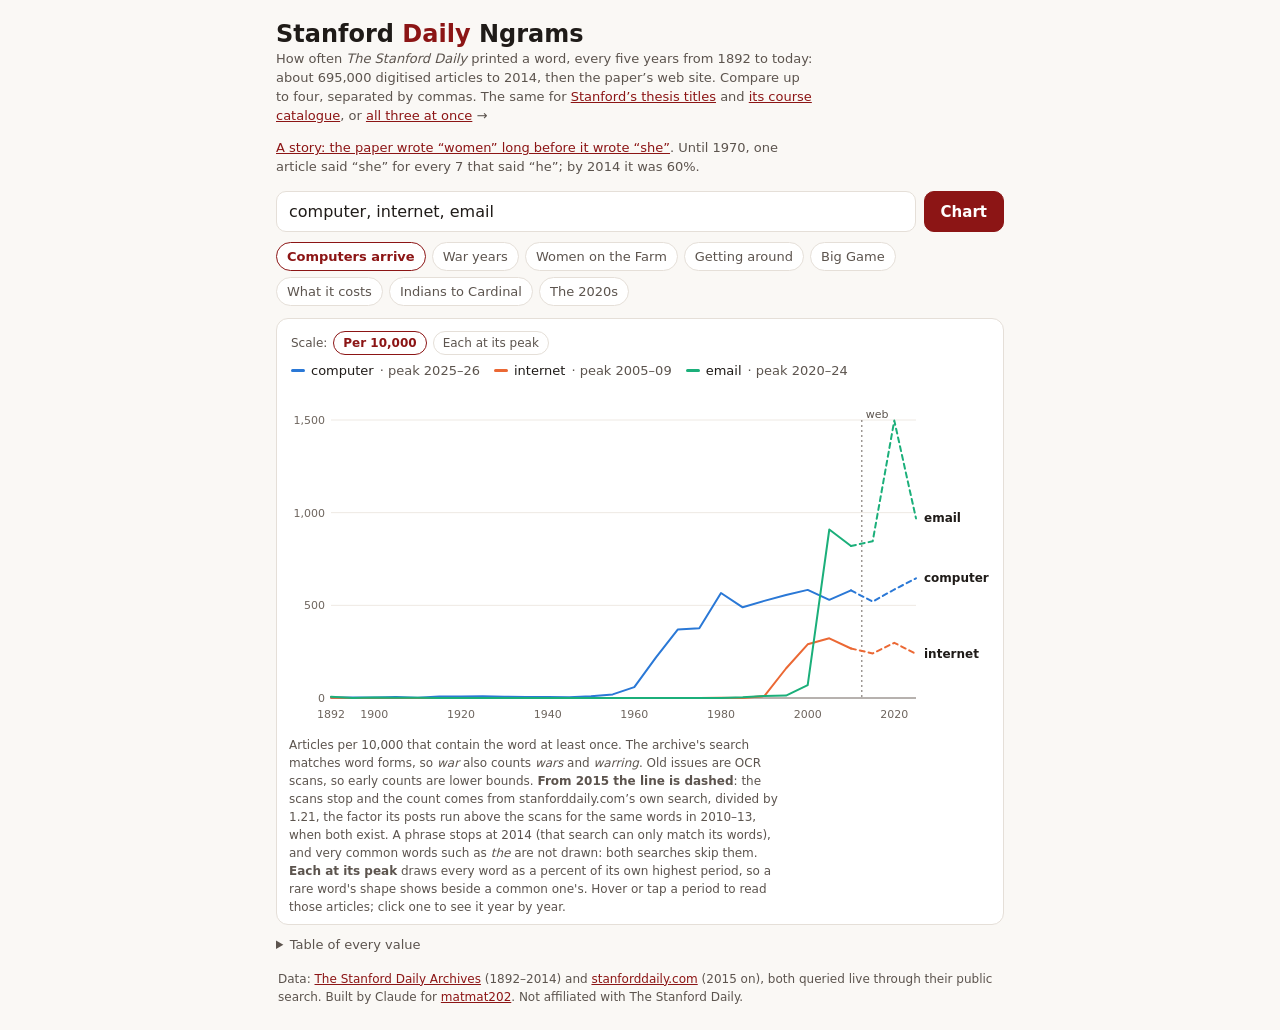
<file: index.html>
<!doctype html>
<html lang="en">
<head>
<meta charset="utf-8">
<meta name="viewport" content="width=device-width,initial-scale=1">
<title>Stanford Daily Ngrams · 134 years of the campus paper</title>
<link rel="icon" href="data:image/svg+xml,%3Csvg xmlns='http://www.w3.org/2000/svg' viewBox='0 0 32 32'%3E%3Crect width='32' height='32' rx='6' fill='%238c1515'/%3E%3Cpath d='M6 24l6-8 5 4 9-12' fill='none' stroke='%23fff' stroke-width='3' stroke-linecap='round' stroke-linejoin='round'/%3E%3C/svg%3E">
<meta name="theme-color" content="#8c1515">
<meta name="description" content="Type a word and see how often The Stanford Daily printed it, every five years from 1892 to today: 695,000 digitised articles, then the paper’s web site.">
<meta property="og:type" content="website">
<meta property="og:url" content="https://matmat202.github.io/daily-ngrams/">
<meta property="og:title" content="Stanford Daily Ngrams">
<meta property="og:description" content="Type a word and see how often The Stanford Daily printed it, 1892 to today.">
<meta property="og:image" content="https://matmat202.github.io/daily-ngrams/icons/card.png">
<meta property="og:image:width" content="1200">
<meta property="og:image:height" content="630">
<meta name="twitter:card" content="summary_large_image">
<link rel="apple-touch-icon" href="icons/icon-180.png">
<meta name="twitter:card" content="summary">
<style>
:root{color-scheme:light;--ground:#faf8f5;--card:#fff;--ink:#1f1b18;--ink-2:#5c544e;--ink-3:#6e655e;
  --line:#e5dfd8;--grid:#eee9e3;--accent:#8c1515;
  --s1:#2a78d6;--s2:#eb6834;--s3:#1baf7a;--s4:#eda100;
  --f-ui:system-ui,-apple-system,"Segoe UI",sans-serif}
@media (prefers-color-scheme:dark){:root{color-scheme:dark;--ground:#161311;--card:#211c19;--ink:#efe9e3;
  --ink-2:#b2a89f;--ink-3:#a1968c;--line:#352e29;--grid:#2d2723;--accent:#e36a63;
  --s1:#3987e5;--s2:#d95926;--s3:#199e70;--s4:#c98500}}
*{box-sizing:border-box}
body{margin:0;background:var(--ground);color:var(--ink);font-family:var(--f-ui);font-size:15px}
main{max-width:760px;margin:0 auto;padding:16px}
h1{font-size:24px;margin:4px 0 2px}h1 .red{color:var(--accent)}
.sub{max-width:65ch;color:var(--ink-2);font-size:13px;margin:0 0 14px;line-height:1.45}
a{color:var(--accent)}
form{display:flex;gap:8px;margin:0 0 10px}
form input{flex:1;min-width:0;font:inherit;padding:10px 12px;border:1px solid var(--line);border-radius:10px;
  background:var(--card);color:var(--ink)}
form input:focus-visible,button:focus-visible,a:focus-visible,summary:focus-visible{outline:3px solid var(--accent);outline-offset:2px}
.go{font:inherit;font-weight:600;padding:10px 16px;border:1px solid var(--accent);border-radius:10px;
  background:var(--accent);color:#fff;cursor:pointer}
@media (prefers-color-scheme:dark){.go{color:#1a1310}}
.presets{display:flex;flex-wrap:wrap;gap:6px;margin:0 0 12px;padding:0;list-style:none}
.presets button{font:inherit;font-size:13px;padding:6px 10px;border:1px solid var(--line);border-radius:999px;
  background:var(--card);color:var(--ink-2);cursor:pointer}
.presets button:hover{border-color:var(--accent);color:var(--ink)}
.presets button[aria-pressed="true"]{border-color:var(--accent);color:var(--accent);font-weight:600}
.card{background:var(--card);border:1px solid var(--line);border-radius:12px;padding:12px 10px 8px}
.scale{display:flex;flex-wrap:wrap;align-items:center;gap:6px;margin:0 4px 8px;font-size:12px;color:var(--ink-2)}
.scale button{font:inherit;font-size:12px;padding:4px 9px;border:1px solid var(--line);border-radius:999px;
  background:var(--card);color:var(--ink-2);cursor:pointer}
.scale button[aria-pressed="true"]{border-color:var(--accent);color:var(--accent);font-weight:600}
.legend{display:flex;flex-wrap:wrap;gap:4px 14px;margin:0 4px 6px;padding:0;list-style:none;font-size:13px}
.legend li{display:flex;align-items:center;gap:6px;color:var(--ink)}
.legend .sw{width:14px;height:3px;border-radius:2px}
.legend .peak{color:var(--ink-2)}
.status{font-size:13px;color:var(--ink-2);margin:2px 4px 6px;min-height:1.2em}
.status.err{color:var(--accent)}
#chart{position:relative}
#chart svg{display:block;width:100%;height:auto;overflow:visible}
.ax text{font-size:11px;fill:var(--ink-3);font-variant-numeric:tabular-nums}
.ax line{stroke:var(--grid);stroke-width:1}
.ax .base{stroke:var(--ink-3)}
.ln{fill:none;stroke-width:2;stroke-linejoin:round;stroke-linecap:round}
.dot{stroke:var(--card);stroke-width:2}
.lab{font-size:12px;font-weight:600;fill:var(--ink)}
.ax .seam{stroke:var(--ink-3);stroke-dasharray:2 3}
.ax .seamlab{font-size:11px;fill:var(--ink-2)}
.ln.web{stroke-dasharray:5 4}
.cross{stroke:var(--ink-3);stroke-width:1;stroke-dasharray:3 3}
.tip{position:absolute;pointer-events:auto;background:var(--card);border:1px solid var(--line);border-radius:10px;
  padding:8px 10px;font-size:13px;box-shadow:0 4px 18px rgba(0,0,0,.12);min-width:170px;display:none}
.tip.on{display:block}
@media (max-width:560px){.tip{position:static;margin-top:6px;box-shadow:none}}
.tip h3{margin:0 0 4px;font-size:13px}
.tip table{border-collapse:collapse;width:100%}
.tip td{padding:1px 0;font-variant-numeric:tabular-nums}
.tip td.v{text-align:right;padding-left:10px}
.tip .sw{display:inline-block;width:10px;height:3px;border-radius:2px;margin-right:6px;vertical-align:middle}
.tip a{display:block;font-size:12px;margin-top:2px}
.tip .years{font-size:11px;color:var(--ink-3);margin-top:6px}
.tip table.yrs{margin-top:2px;color:var(--ink)}
.tip table.yrs th{font-weight:400;text-align:left;padding-right:8px;width:3em;color:var(--ink-2)}
.tip table.yrs td{position:relative;padding:1px 4px;min-width:64px}
.tip table.yrs .bar{position:absolute;left:0;top:3px;bottom:3px;opacity:.28;border-radius:2px}
.tip table.yrs .v{position:relative;font-size:12px}
.tip table.yrs td.top .v{font-weight:600}
.note{max-width:65ch;font-size:12px;color:var(--ink-2);line-height:1.5;margin:10px 2px 0}
details{margin:12px 0 0}
summary{cursor:pointer;font-size:13px;color:var(--ink-2)}
.tbl{overflow-x:auto}
.tbl table{border-collapse:collapse;font-size:12px;font-variant-numeric:tabular-nums;margin-top:6px;width:100%}
.tbl th,.tbl td{padding:3px 8px;border-bottom:1px solid var(--line);text-align:right;white-space:nowrap}
.tbl th:first-child,.tbl td:first-child{text-align:left}
footer{font-size:12px;color:var(--ink-2);line-height:1.5;margin:18px 2px 8px}
/* iOS Safari zooms the page into any field under 16px when it is tapped (input-zoom) */
input,select,textarea{font-size:16px!important}
</style>
</head>
<body>
<main>
  <h1>Stanford <span class="red">Daily</span> Ngrams</h1>
  <p class="sub" id="sub">How often <cite>The Stanford Daily</cite> printed a word, every five years from 1892 to today: about 695,000 digitised articles to 2014, then the paper’s web site. Compare up to four, separated by commas. The same for <a href="theses/">Stanford’s thesis titles</a> and <a href="courses/">its course catalogue</a>, or <a href="compare/">all three at once</a> →</p>
  <p class="sub"><a href="story/">A story: the paper wrote “women” long before it wrote “she”</a>. Until 1970, one article said “she” for every 7 that said “he”; by 2014 it was 60%.</p>

  <form id="form" role="search">
    <label for="q" class="visually-hidden" style="position:absolute;left:-9999px">Words to chart</label>
    <input id="q" name="q" autocomplete="off" spellcheck="false" placeholder="computer, internet">
    <button class="go" type="submit">Chart</button>
  </form>
  <ul class="presets" id="presets" aria-label="Examples"></ul>

  <section class="card" aria-labelledby="chartTitle">
    <h2 id="chartTitle" style="position:absolute;left:-9999px">Articles mentioning each word, per 10,000 articles</h2>
    <div class="scale" id="scaleBtns" role="group" aria-label="Scale">Scale:
      <button type="button" data-scale="rate" aria-pressed="true">Per 10,000</button>
      <button type="button" data-scale="peak" aria-pressed="false">Each at its peak</button></div>
    <ul class="legend" id="legend"></ul>
    <p class="status" id="status" role="status" aria-live="polite"></p>
    <div id="chart"></div>
    <p class="note">Articles per 10,000 that contain the word at least once. The archive's search
      matches word forms, so <em>war</em> also counts <em>wars</em> and <em>warring</em>. Old issues are OCR
      scans, so early counts are lower bounds. <b>From 2015 the line is dashed</b>: the scans stop and the count
      comes from stanforddaily.com’s own search, divided by <span id="scale">1.2</span>, the factor its posts run above the scans
      for the same words in 2010–13, when both exist. A phrase stops at 2014 (that search can only match its words), and
      very common words such as <em>the</em> are not drawn: both searches skip them. <b>Each at its peak</b> draws every word as a percent of its own highest period, so a rare word's shape shows beside a common one's. Hover or tap a period to read those articles; click one to see it year by year.</p>
  </section>

  <details id="tableBox">
    <summary>Table of every value</summary>
    <div class="tbl" id="table"></div>
  </details>

  <footer>Data: <a href="https://archives.stanforddaily.com/">The Stanford Daily Archives</a> (1892–2014) and
    <a href="https://stanforddaily.com/">stanforddaily.com</a> (2015 on), both queried live through their public search. Built by Claude for
    <a href="https://matmat202.github.io/">matmat202</a>. Not affiliated with The Stanford Daily.</footer>
</main>
<!-- Fetched in parallel with app.js instead of behind it: each was one more round trip
     before the first draw (projects/site-speed, 2026-10-28). -->
<link rel="modulepreload" href="ngram-logic.js">
<link rel="preload" href="data/presets.json" as="fetch" crossorigin>
<script type="module" src="app.js"></script>
</body>
</html>
</file>
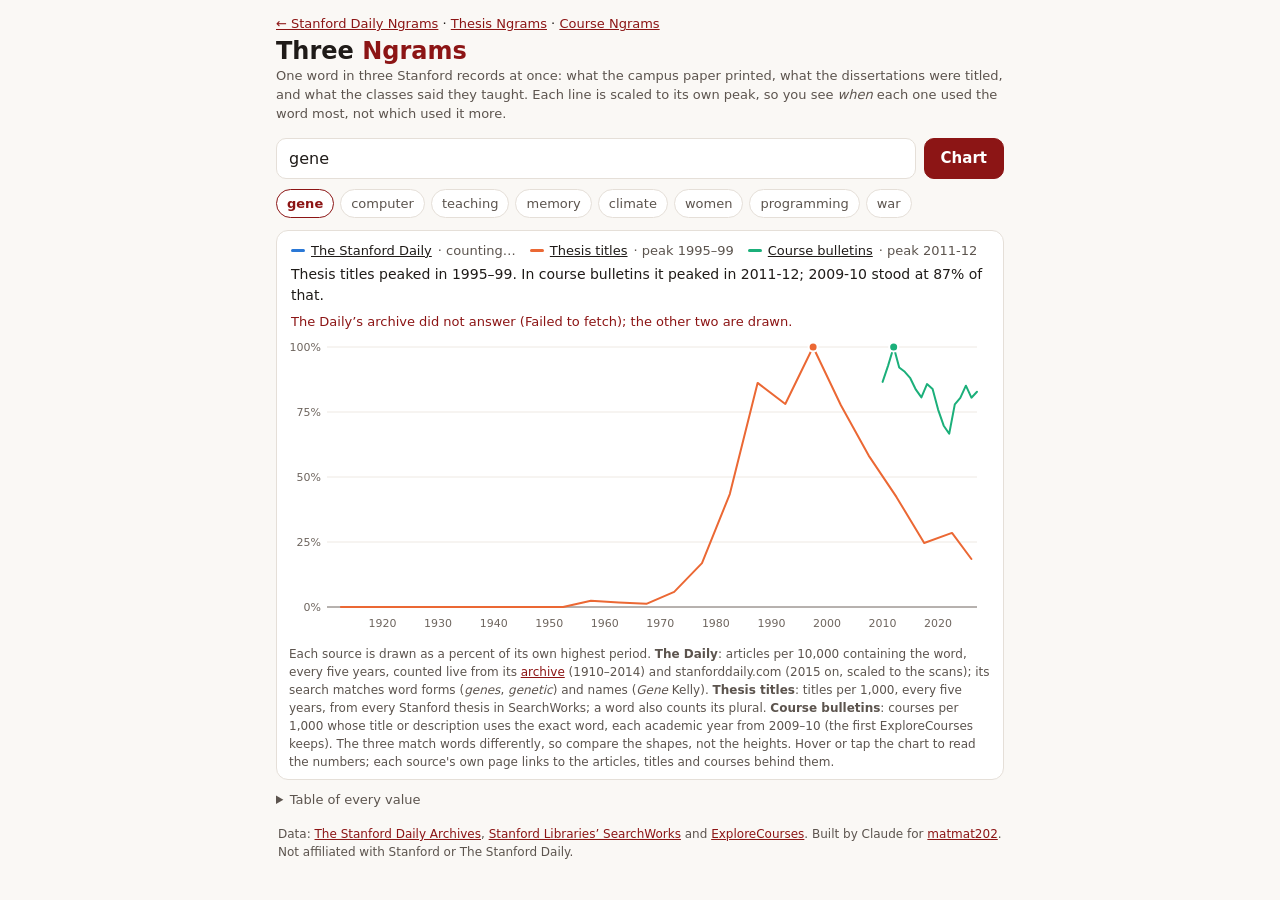
<file: compare/index.html>
<!doctype html>
<html lang="en">
<head>
<meta charset="utf-8">
<meta name="viewport" content="width=device-width,initial-scale=1">
<title>Three Ngrams · one word in the Stanford Daily, thesis titles and course bulletins</title>
<link rel="icon" href="data:image/svg+xml,%3Csvg xmlns='http://www.w3.org/2000/svg' viewBox='0 0 32 32'%3E%3Crect width='32' height='32' rx='6' fill='%238c1515'/%3E%3Cpath d='M6 24l6-8 5 4 9-12' fill='none' stroke='%23fff' stroke-width='3' stroke-linecap='round' stroke-linejoin='round'/%3E%3C/svg%3E">
<meta name="theme-color" content="#8c1515">
<meta name="description" content="Type a word and see when the Stanford Daily, Stanford's thesis titles and its course bulletins each used it most, on one timeline since 1910.">
<meta property="og:type" content="website">
<meta property="og:url" content="https://matmat202.github.io/daily-ngrams/compare/">
<meta property="og:title" content="Three Ngrams">
<meta property="og:description" content="When the campus paper, the dissertations and the classes each took up a word.">
<style>
:root{color-scheme:light;--ground:#faf8f5;--card:#fff;--ink:#1f1b18;--ink-2:#5c544e;--ink-3:#6e655e;
  --line:#e5dfd8;--grid:#eee9e3;--accent:#8c1515;
  --s1:#2a78d6;--s2:#eb6834;--s3:#1baf7a;--s4:#eda100;
  --f-ui:system-ui,-apple-system,"Segoe UI",sans-serif}
@media (prefers-color-scheme:dark){:root{color-scheme:dark;--ground:#161311;--card:#211c19;--ink:#efe9e3;
  --ink-2:#b2a89f;--ink-3:#a1968c;--line:#352e29;--grid:#2d2723;--accent:#e36a63;
  --s1:#3987e5;--s2:#d95926;--s3:#199e70;--s4:#c98500}}
*{box-sizing:border-box}
body{margin:0;background:var(--ground);color:var(--ink);font-family:var(--f-ui);font-size:15px}
main{max-width:760px;margin:0 auto;padding:16px}
h1{font-size:24px;margin:4px 0 2px}h1 .red{color:var(--accent)}
.sub{color:var(--ink-2);font-size:13px;margin:0 0 14px;line-height:1.45}
a{color:var(--accent)}
form{display:flex;gap:8px;margin:0 0 10px}
form input{flex:1;min-width:0;font:inherit;padding:10px 12px;border:1px solid var(--line);border-radius:10px;
  background:var(--card);color:var(--ink)}
form input:focus-visible,button:focus-visible,a:focus-visible,summary:focus-visible{outline:3px solid var(--accent);outline-offset:2px}
.go{font:inherit;font-weight:600;padding:10px 16px;border:1px solid var(--accent);border-radius:10px;
  background:var(--accent);color:#fff;cursor:pointer}
@media (prefers-color-scheme:dark){.go{color:#1a1310}}
.presets{display:flex;flex-wrap:wrap;gap:6px;margin:0 0 12px;padding:0;list-style:none}
.presets button{font:inherit;font-size:13px;padding:6px 10px;border:1px solid var(--line);border-radius:999px;
  background:var(--card);color:var(--ink-2);cursor:pointer}
.presets button:hover{border-color:var(--accent);color:var(--ink)}
.presets button[aria-pressed="true"]{border-color:var(--accent);color:var(--accent);font-weight:600}
.card{background:var(--card);border:1px solid var(--line);border-radius:12px;padding:12px 10px 8px}
.legend{display:flex;flex-wrap:wrap;gap:4px 14px;margin:0 4px 6px;padding:0;list-style:none;font-size:13px}
.legend li{display:flex;align-items:center;gap:6px;color:var(--ink)}
.legend .sw{width:14px;height:3px;border-radius:2px}
.legend .peak{color:var(--ink-2)}
.status{font-size:13px;color:var(--ink-2);margin:2px 4px 6px;min-height:1.2em}
.status.err{color:var(--accent)}
#chart{position:relative}
#chart svg{display:block;width:100%;height:auto;overflow:visible}
.ax text{font-size:11px;fill:var(--ink-3);font-variant-numeric:tabular-nums}
.ax line{stroke:var(--grid);stroke-width:1}
.ax .base{stroke:var(--ink-3)}
.ln{fill:none;stroke-width:2;stroke-linejoin:round;stroke-linecap:round}
.dot{stroke:var(--card);stroke-width:2}
.lab{font-size:12px;font-weight:600;fill:var(--ink)}
.ax .seam{stroke:var(--ink-3);stroke-dasharray:2 3}
.ax .seamlab{font-size:11px;fill:var(--ink-2)}
.ln.web{stroke-dasharray:5 4}
.cross{stroke:var(--ink-3);stroke-width:1;stroke-dasharray:3 3}
.tip{position:absolute;pointer-events:auto;background:var(--card);border:1px solid var(--line);border-radius:10px;
  padding:8px 10px;font-size:13px;box-shadow:0 4px 18px rgba(0,0,0,.12);min-width:170px;display:none}
.tip.on{display:block}
@media (max-width:560px){.tip{position:static;margin-top:6px;box-shadow:none}}
.tip h3{margin:0 0 4px;font-size:13px}
.tip table{border-collapse:collapse;width:100%}
.tip td{padding:1px 0;font-variant-numeric:tabular-nums}
.tip td.v{text-align:right;padding-left:10px}
.tip .sw{display:inline-block;width:10px;height:3px;border-radius:2px;margin-right:6px;vertical-align:middle}
.tip a{display:block;font-size:12px;margin-top:2px}
.tip .years{font-size:11px;color:var(--ink-3);margin-top:6px}
.tip table.yrs{margin-top:2px;color:var(--ink)}
.tip table.yrs th{font-weight:400;text-align:left;padding-right:8px;width:3em;color:var(--ink-2)}
.tip table.yrs td{position:relative;padding:1px 4px;min-width:64px}
.tip table.yrs .bar{position:absolute;left:0;top:3px;bottom:3px;opacity:.28;border-radius:2px}
.tip table.yrs .v{position:relative;font-size:12px}
.tip table.yrs td.top .v{font-weight:600}
.note{font-size:12px;color:var(--ink-2);line-height:1.5;margin:10px 2px 0}
details{margin:12px 0 0}
summary{cursor:pointer;font-size:13px;color:var(--ink-2)}
.tbl{overflow-x:auto}
.tbl table{border-collapse:collapse;font-size:12px;font-variant-numeric:tabular-nums;margin-top:6px;width:100%}
.tbl th,.tbl td{padding:3px 8px;border-bottom:1px solid var(--line);text-align:right;white-space:nowrap}
.tbl th:first-child,.tbl td:first-child{text-align:left}
footer{font-size:12px;color:var(--ink-2);line-height:1.5;margin:18px 2px 8px}
.row{display:flex;gap:8px;flex-wrap:wrap;align-items:center;margin:0 0 10px;font-size:13px;color:var(--ink-2)}
.row select{font:inherit;font-size:13px;padding:6px 8px;border:1px solid var(--line);border-radius:8px;background:var(--card);color:var(--ink);max-width:100%}
.row select:focus-visible{outline:3px solid var(--accent);outline-offset:2px}
.tip ul{margin:4px 0 0;padding:0 0 0 14px;font-size:12px;max-width:320px}
.tip li{margin:2px 0}
.tip .ex{font-size:11px;color:var(--ink-3);margin-top:6px}
.nav{font-size:13px;margin:0 0 6px}
.summary{font-size:14px;line-height:1.5;margin:4px 4px 8px;color:var(--ink)}
.legend a{color:inherit}
.pk{stroke:var(--card);stroke-width:2}
.tbl h3{font-size:13px;margin:10px 0 0}
/* iOS Safari zooms the page into any field under 16px when it is tapped (input-zoom) */
input,select,textarea{font-size:16px!important}
</style>
</head>
<body>
<main>
  <p class="nav"><a href="../">← Stanford Daily Ngrams</a> · <a href="../theses/">Thesis Ngrams</a> · <a href="../courses/">Course Ngrams</a></p>
  <h1>Three <span class="red">Ngrams</span></h1>
  <p class="sub">One word in three Stanford records at once: what the campus paper printed, what the dissertations were titled,
    and what the classes said they taught. Each line is scaled to its own peak, so you see <em>when</em> each one used the word most,
    not which used it more.</p>

  <form id="form" role="search">
    <label for="q" style="position:absolute;left:-9999px">Word to chart</label>
    <input id="q" name="q" autocomplete="off" spellcheck="false" placeholder="gene">
    <button class="go" type="submit">Chart</button>
  </form>
  <ul class="presets" id="presets" aria-label="Examples"></ul>

  <section class="card" aria-labelledby="chartTitle">
    <h2 id="chartTitle" style="position:absolute;left:-9999px">The word in each source, as a percent of that source's own peak</h2>
    <ul class="legend" id="legend"></ul>
    <p class="summary" id="summary"></p>
    <p class="status" id="status" role="status" aria-live="polite">Loading…</p>
    <div id="chart"></div>
    <p class="note">Each source is drawn as a percent of its own highest period. <strong>The Daily</strong>: articles per 10,000
      containing the word, every five years, counted live from its <a href="https://archives.stanforddaily.com/">archive</a> (1910–2014)
      and stanforddaily.com (2015 on, scaled to the scans); its search matches word forms (<em>genes</em>, <em>genetic</em>) and names
      (<em>Gene</em> Kelly). <strong>Thesis titles</strong>: titles per 1,000, every five years, from every Stanford thesis in SearchWorks;
      a word also counts its plural. <strong>Course bulletins</strong>: courses per 1,000 whose title or description uses the exact word,
      each academic year from 2009–10 (the first ExploreCourses keeps). The three match words differently, so compare the shapes, not the heights.
      Hover or tap the chart to read the numbers; each source's own page links to the articles, titles and courses behind them.</p>
  </section>

  <details>
    <summary>Table of every value</summary>
    <div class="tbl" id="table"></div>
  </details>

  <footer>Data: <a href="https://archives.stanforddaily.com/">The Stanford Daily Archives</a>, <a href="https://searchworks.stanford.edu/">Stanford Libraries’ SearchWorks</a>
    and <a href="https://explorecourses.stanford.edu/">ExploreCourses</a>. Built by Claude for
    <a href="https://matmat202.github.io/">matmat202</a>. Not affiliated with Stanford or The Stanford Daily.</footer>
</main>
<link rel="modulepreload" href="compare-logic.js">
<link rel="preload" href="../theses/data/theses.tsv" as="fetch" crossorigin>
<link rel="preload" href="../courses/data/terms.tsv" as="fetch" crossorigin>
<script type="module" src="compare.js"></script>
</body>
</html>
</file>
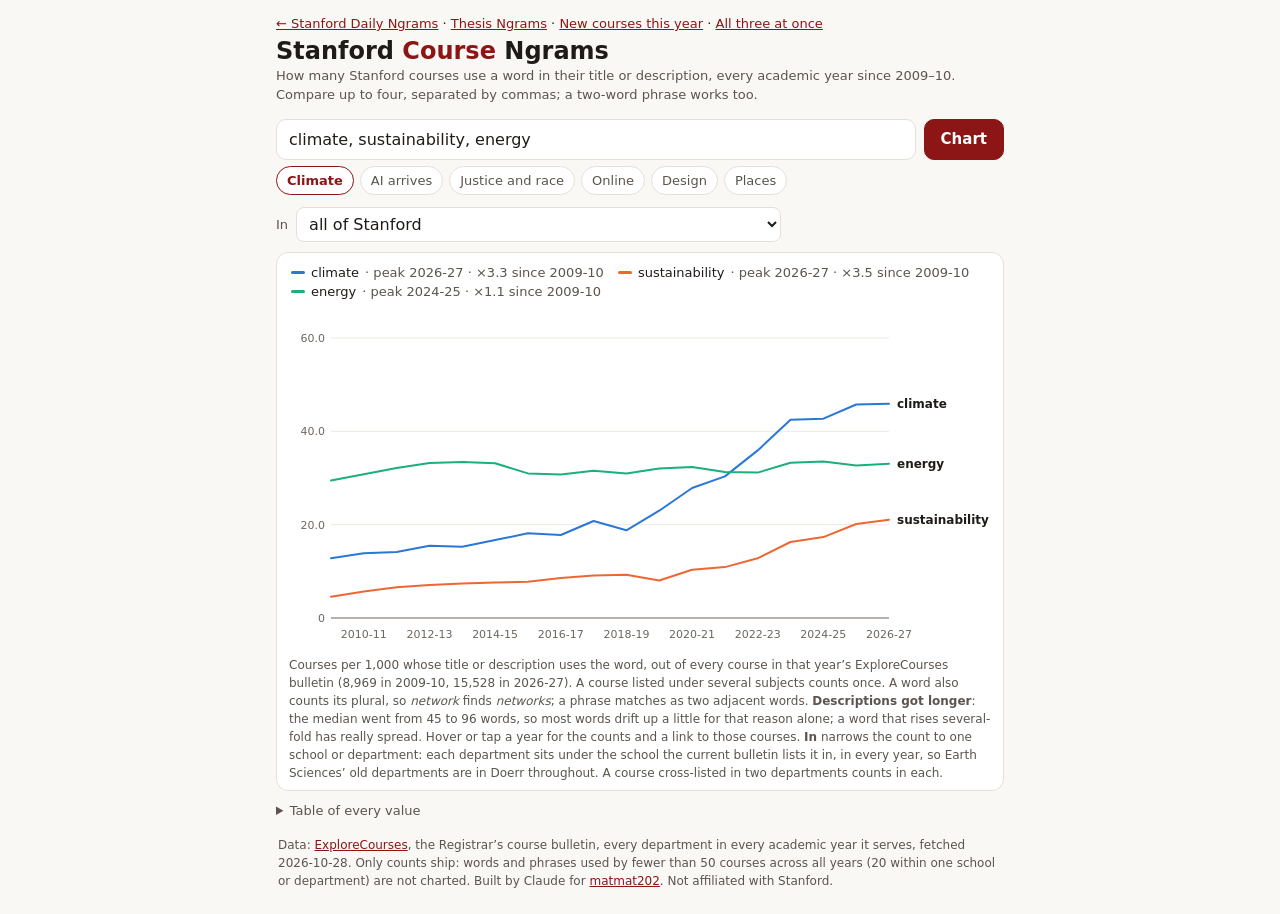
<file: courses/index.html>
<!doctype html>
<html lang="en">
<head>
<meta charset="utf-8">
<meta name="viewport" content="width=device-width,initial-scale=1">
<title>Stanford Course Ngrams · what Stanford has taught since 2009</title>
<link rel="icon" href="data:image/svg+xml,%3Csvg xmlns='http://www.w3.org/2000/svg' viewBox='0 0 32 32'%3E%3Crect width='32' height='32' rx='6' fill='%238c1515'/%3E%3Cpath d='M6 24l6-8 5 4 9-12' fill='none' stroke='%23fff' stroke-width='3' stroke-linecap='round' stroke-linejoin='round'/%3E%3C/svg%3E">
<meta name="theme-color" content="#8c1515">
<meta name="description" content="Type a word and see how many Stanford courses used it in their title or description, every academic year since 2009-10, from ExploreCourses.">
<meta property="og:type" content="website">
<meta property="og:url" content="https://matmat202.github.io/daily-ngrams/courses/">
<meta property="og:title" content="Stanford Course Ngrams">
<meta property="og:description" content="How many Stanford courses use a word, every year since 2009-10.">
<style>
:root{color-scheme:light;--ground:#faf8f5;--card:#fff;--ink:#1f1b18;--ink-2:#5c544e;--ink-3:#6e655e;
  --line:#e5dfd8;--grid:#eee9e3;--accent:#8c1515;
  --s1:#2a78d6;--s2:#eb6834;--s3:#1baf7a;--s4:#eda100;
  --f-ui:system-ui,-apple-system,"Segoe UI",sans-serif}
@media (prefers-color-scheme:dark){:root{color-scheme:dark;--ground:#161311;--card:#211c19;--ink:#efe9e3;
  --ink-2:#b2a89f;--ink-3:#a1968c;--line:#352e29;--grid:#2d2723;--accent:#e36a63;
  --s1:#3987e5;--s2:#d95926;--s3:#199e70;--s4:#c98500}}
*{box-sizing:border-box}
body{margin:0;background:var(--ground);color:var(--ink);font-family:var(--f-ui);font-size:15px}
main{max-width:760px;margin:0 auto;padding:16px}
h1{font-size:24px;margin:4px 0 2px}h1 .red{color:var(--accent)}
.sub{color:var(--ink-2);font-size:13px;margin:0 0 14px;line-height:1.45}
a{color:var(--accent)}
form{display:flex;gap:8px;margin:0 0 10px}
form input{flex:1;min-width:0;font:inherit;padding:10px 12px;border:1px solid var(--line);border-radius:10px;
  background:var(--card);color:var(--ink)}
form input:focus-visible,button:focus-visible,a:focus-visible,summary:focus-visible{outline:3px solid var(--accent);outline-offset:2px}
.go{font:inherit;font-weight:600;padding:10px 16px;border:1px solid var(--accent);border-radius:10px;
  background:var(--accent);color:#fff;cursor:pointer}
@media (prefers-color-scheme:dark){.go{color:#1a1310}}
.presets{display:flex;flex-wrap:wrap;gap:6px;margin:0 0 12px;padding:0;list-style:none}
.presets button{font:inherit;font-size:13px;padding:6px 10px;border:1px solid var(--line);border-radius:999px;
  background:var(--card);color:var(--ink-2);cursor:pointer}
.presets button:hover{border-color:var(--accent);color:var(--ink)}
.presets button[aria-pressed="true"]{border-color:var(--accent);color:var(--accent);font-weight:600}
.card{background:var(--card);border:1px solid var(--line);border-radius:12px;padding:12px 10px 8px}
.legend{display:flex;flex-wrap:wrap;gap:4px 14px;margin:0 4px 6px;padding:0;list-style:none;font-size:13px}
.legend li{display:flex;align-items:center;gap:6px;color:var(--ink)}
.legend .sw{width:14px;height:3px;border-radius:2px}
.legend .peak{color:var(--ink-2)}
.status{font-size:13px;color:var(--ink-2);margin:2px 4px 6px;min-height:1.2em}
.status.err{color:var(--accent)}
#chart{position:relative}
#chart svg{display:block;width:100%;height:auto;overflow:visible}
.ax text{font-size:11px;fill:var(--ink-3);font-variant-numeric:tabular-nums}
.ax line{stroke:var(--grid);stroke-width:1}
.ax .base{stroke:var(--ink-3)}
.ln{fill:none;stroke-width:2;stroke-linejoin:round;stroke-linecap:round}
.dot{stroke:var(--card);stroke-width:2}
.lab{font-size:12px;font-weight:600;fill:var(--ink)}
.ax .seam{stroke:var(--ink-3);stroke-dasharray:2 3}
.ax .seamlab{font-size:11px;fill:var(--ink-2)}
.ln.web{stroke-dasharray:5 4}
.cross{stroke:var(--ink-3);stroke-width:1;stroke-dasharray:3 3}
.tip{position:absolute;pointer-events:auto;background:var(--card);border:1px solid var(--line);border-radius:10px;
  padding:8px 10px;font-size:13px;box-shadow:0 4px 18px rgba(0,0,0,.12);min-width:170px;display:none}
.tip.on{display:block}
@media (max-width:560px){.tip{position:static;margin-top:6px;box-shadow:none}}
.tip h3{margin:0 0 4px;font-size:13px}
.tip table{border-collapse:collapse;width:100%}
.tip td{padding:1px 0;font-variant-numeric:tabular-nums}
.tip td.v{text-align:right;padding-left:10px}
.tip .sw{display:inline-block;width:10px;height:3px;border-radius:2px;margin-right:6px;vertical-align:middle}
.tip a{display:block;font-size:12px;margin-top:2px}
.tip .years{font-size:11px;color:var(--ink-3);margin-top:6px}
.tip table.yrs{margin-top:2px;color:var(--ink)}
.tip table.yrs th{font-weight:400;text-align:left;padding-right:8px;width:3em;color:var(--ink-2)}
.tip table.yrs td{position:relative;padding:1px 4px;min-width:64px}
.tip table.yrs .bar{position:absolute;left:0;top:3px;bottom:3px;opacity:.28;border-radius:2px}
.tip table.yrs .v{position:relative;font-size:12px}
.tip table.yrs td.top .v{font-weight:600}
.note{font-size:12px;color:var(--ink-2);line-height:1.5;margin:10px 2px 0}
details{margin:12px 0 0}
summary{cursor:pointer;font-size:13px;color:var(--ink-2)}
.tbl{overflow-x:auto}
.tbl table{border-collapse:collapse;font-size:12px;font-variant-numeric:tabular-nums;margin-top:6px;width:100%}
.tbl th,.tbl td{padding:3px 8px;border-bottom:1px solid var(--line);text-align:right;white-space:nowrap}
.tbl th:first-child,.tbl td:first-child{text-align:left}
footer{font-size:12px;color:var(--ink-2);line-height:1.5;margin:18px 2px 8px}
.row{display:flex;gap:8px;flex-wrap:wrap;align-items:center;margin:0 0 10px;font-size:13px;color:var(--ink-2)}
.row select{font:inherit;font-size:13px;padding:6px 8px;border:1px solid var(--line);border-radius:8px;background:var(--card);color:var(--ink);max-width:100%}
.row select:focus-visible{outline:3px solid var(--accent);outline-offset:2px}
.tip ul{margin:4px 0 0;padding:0 0 0 14px;font-size:12px;max-width:320px}
.tip li{margin:2px 0}
.tip .ex{font-size:11px;color:var(--ink-3);margin-top:6px}
.nav{font-size:13px;margin:0 0 6px}
.refused{font-size:12px;color:var(--accent);margin:-4px 2px 8px;min-height:0}
.legend .chg{color:var(--ink-2);font-variant-numeric:tabular-nums}
/* iOS Safari zooms the page into any field under 16px when it is tapped (input-zoom) */
input,select,textarea{font-size:16px!important}
</style>
</head>
<body>
<main>
  <p class="nav"><a href="../">← Stanford Daily Ngrams</a> · <a href="../theses/">Thesis Ngrams</a> · <a href="new/">New courses this year</a> · <a href="../compare/?q=climate">All three at once</a></p>
  <h1>Stanford <span class="red">Course</span> Ngrams</h1>
  <p class="sub" id="sub">How many Stanford courses use a word in their title or description, every academic year since 2009–10. Compare up to four, separated by commas; a two-word phrase works too.</p>

  <form id="form" role="search">
    <label for="q" style="position:absolute;left:-9999px">Words to chart</label>
    <input id="q" name="q" autocomplete="off" spellcheck="false" placeholder="climate, machine learning, ethics">
    <button class="go" type="submit">Chart</button>
  </form>
  <p class="refused" id="refused" role="status" aria-live="polite"></p>
  <ul class="presets" id="presets" aria-label="Examples"></ul>
  <div class="row"><label for="grp">In</label><select id="grp"><option value="">all of Stanford</option></select></div>

  <section class="card" aria-labelledby="chartTitle">
    <h2 id="chartTitle" style="position:absolute;left:-9999px">Courses using each word, per 1,000 <span id="where">Stanford</span> courses</h2>
    <ul class="legend" id="legend"></ul>
    <p class="status" id="status" role="status" aria-live="polite">Loading the counts…</p>
    <div id="chart"></div>
    <p class="note">Courses per 1,000 whose title or description uses the word, out of every course in that year’s
      ExploreCourses bulletin (<span id="range"></span>). A course listed under several subjects counts once. A word also
      counts its plural, so <em>network</em> finds <em>networks</em>; a phrase matches as two adjacent words. <strong>Descriptions
      got longer</strong>: the median went from <span id="len0"></span> to <span id="len1"></span> words, so most words drift up a
      little for that reason alone; a word that rises several-fold has really spread. Hover or tap a year for the counts and a
      link to those courses. <strong>In</strong> narrows the count to one school or department: each department sits under
      the school the current bulletin lists it in, in every year, so Earth Sciences’ old departments are in Doerr throughout.
      A course cross-listed in two departments counts in each.</p>
  </section>

  <details id="tableBox">
    <summary>Table of every value</summary>
    <div class="tbl" id="table"></div>
  </details>

  <footer>Data: <a href="https://explorecourses.stanford.edu/">ExploreCourses</a>, the Registrar’s course bulletin, every
    department in every academic year it serves, fetched <span id="built"></span>. Only counts ship: words and phrases used by
    fewer than <span id="min"></span> courses across all years (<span id="gmin"></span> within one school or department) are not charted. Built by Claude for
    <a href="https://matmat202.github.io/">matmat202</a>. Not affiliated with Stanford.</footer>
</main>
<link rel="modulepreload" href="course-logic.js">
<link rel="preload" href="data/meta.json" as="fetch" crossorigin>
<link rel="preload" href="data/terms.tsv" as="fetch" crossorigin>
<script type="module" src="courses.js"></script>
</body>
</html>
</file>
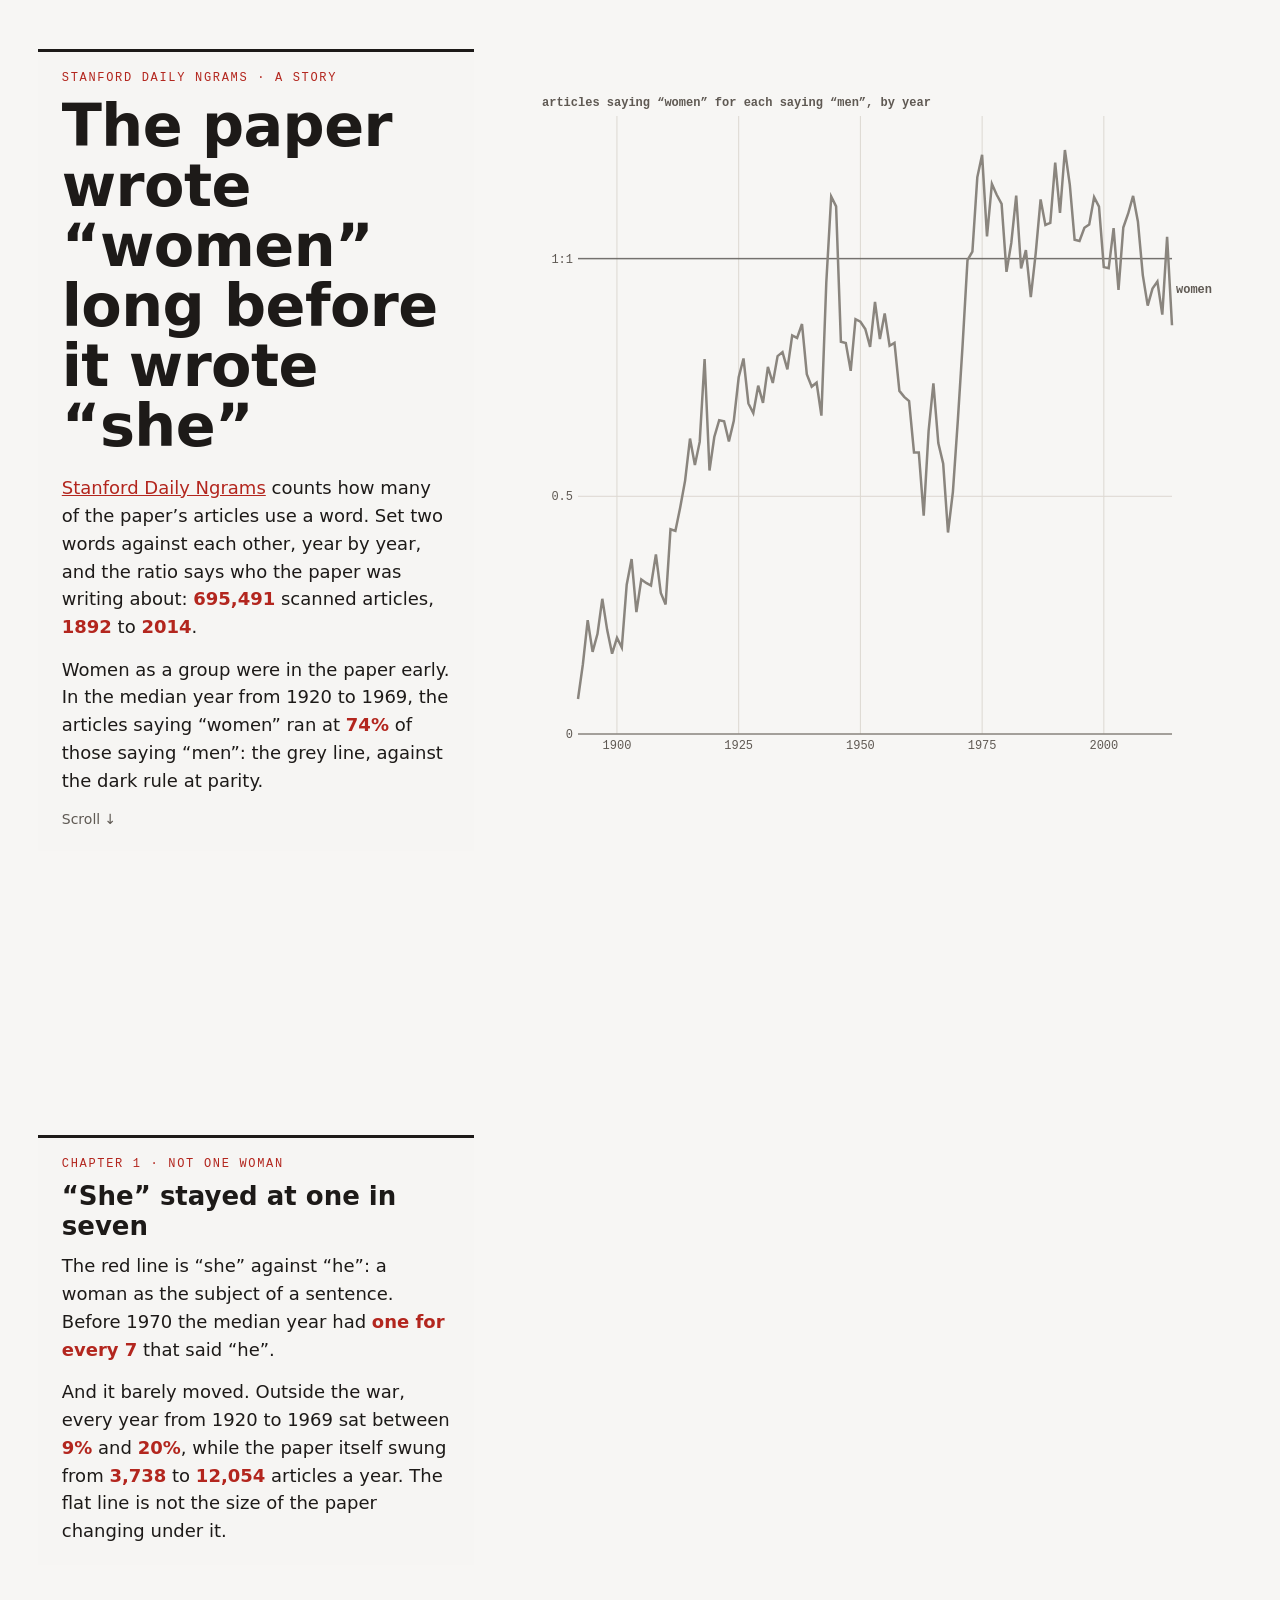
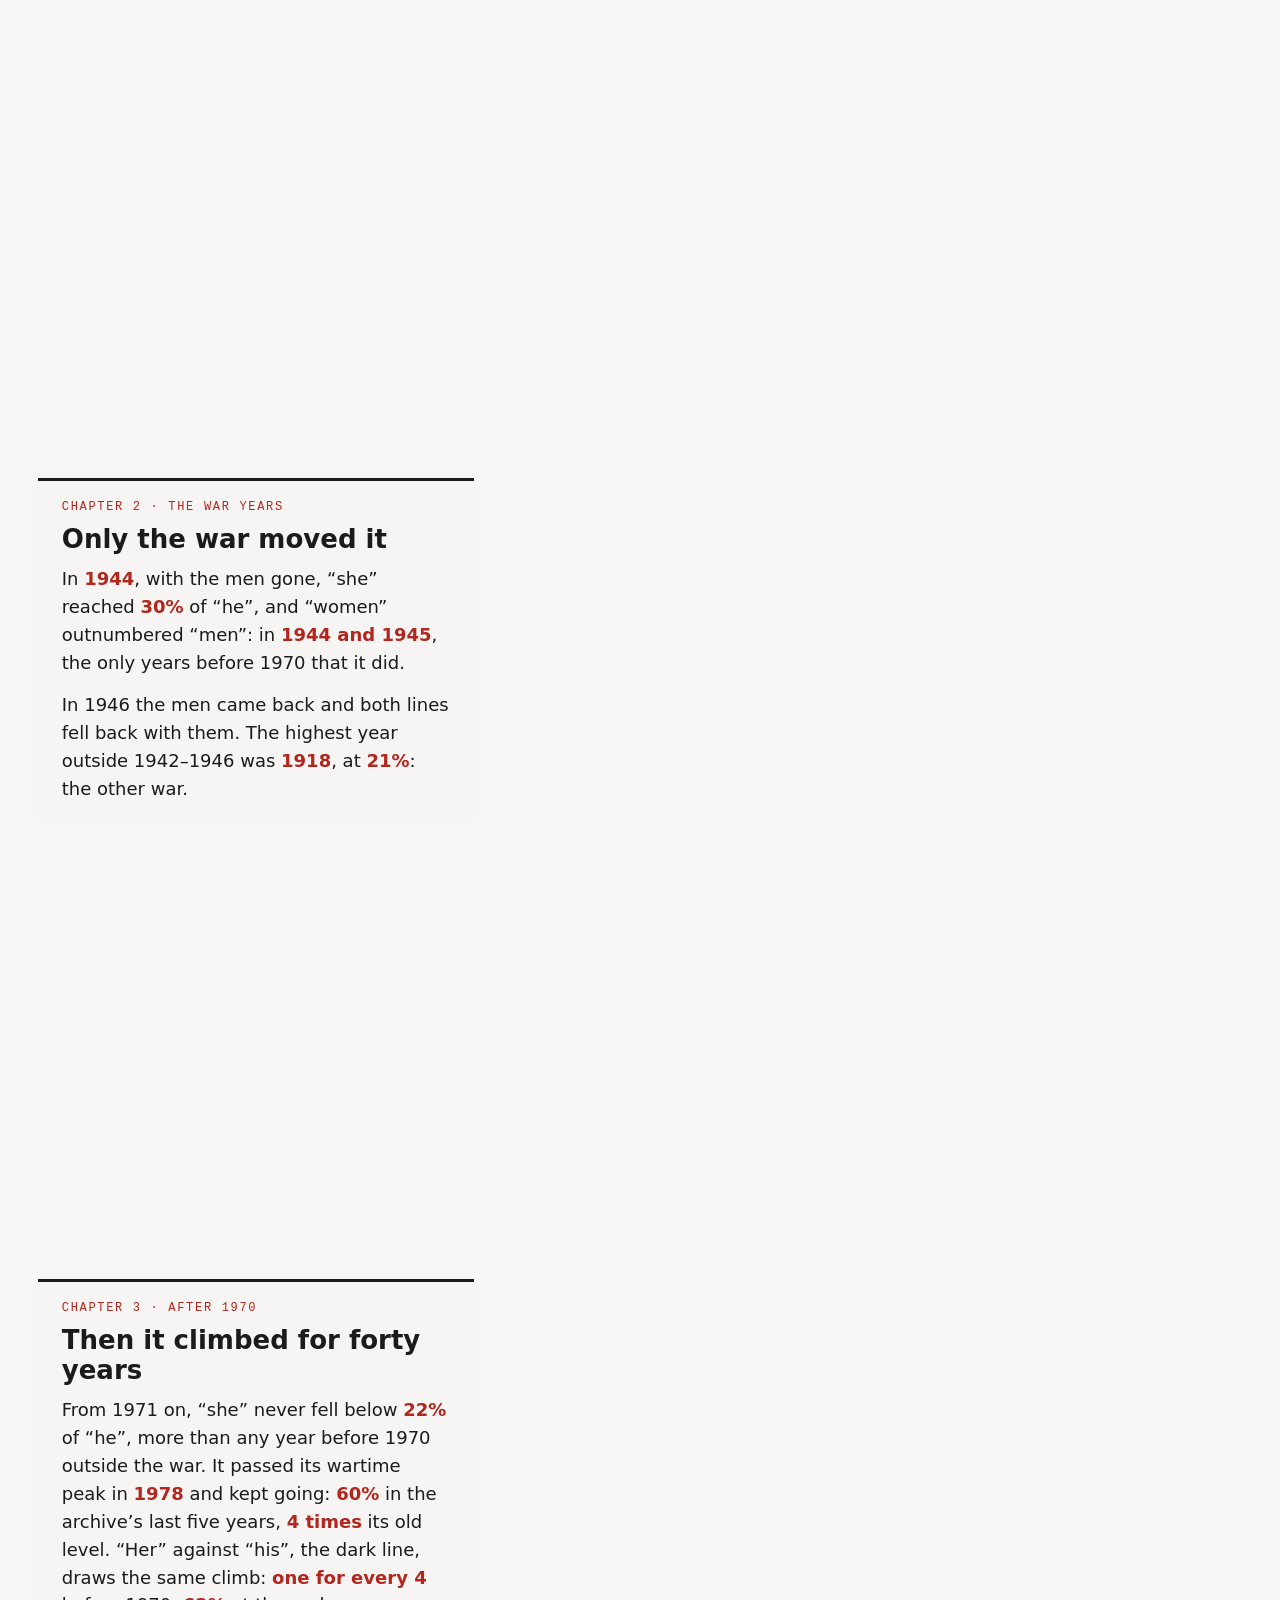
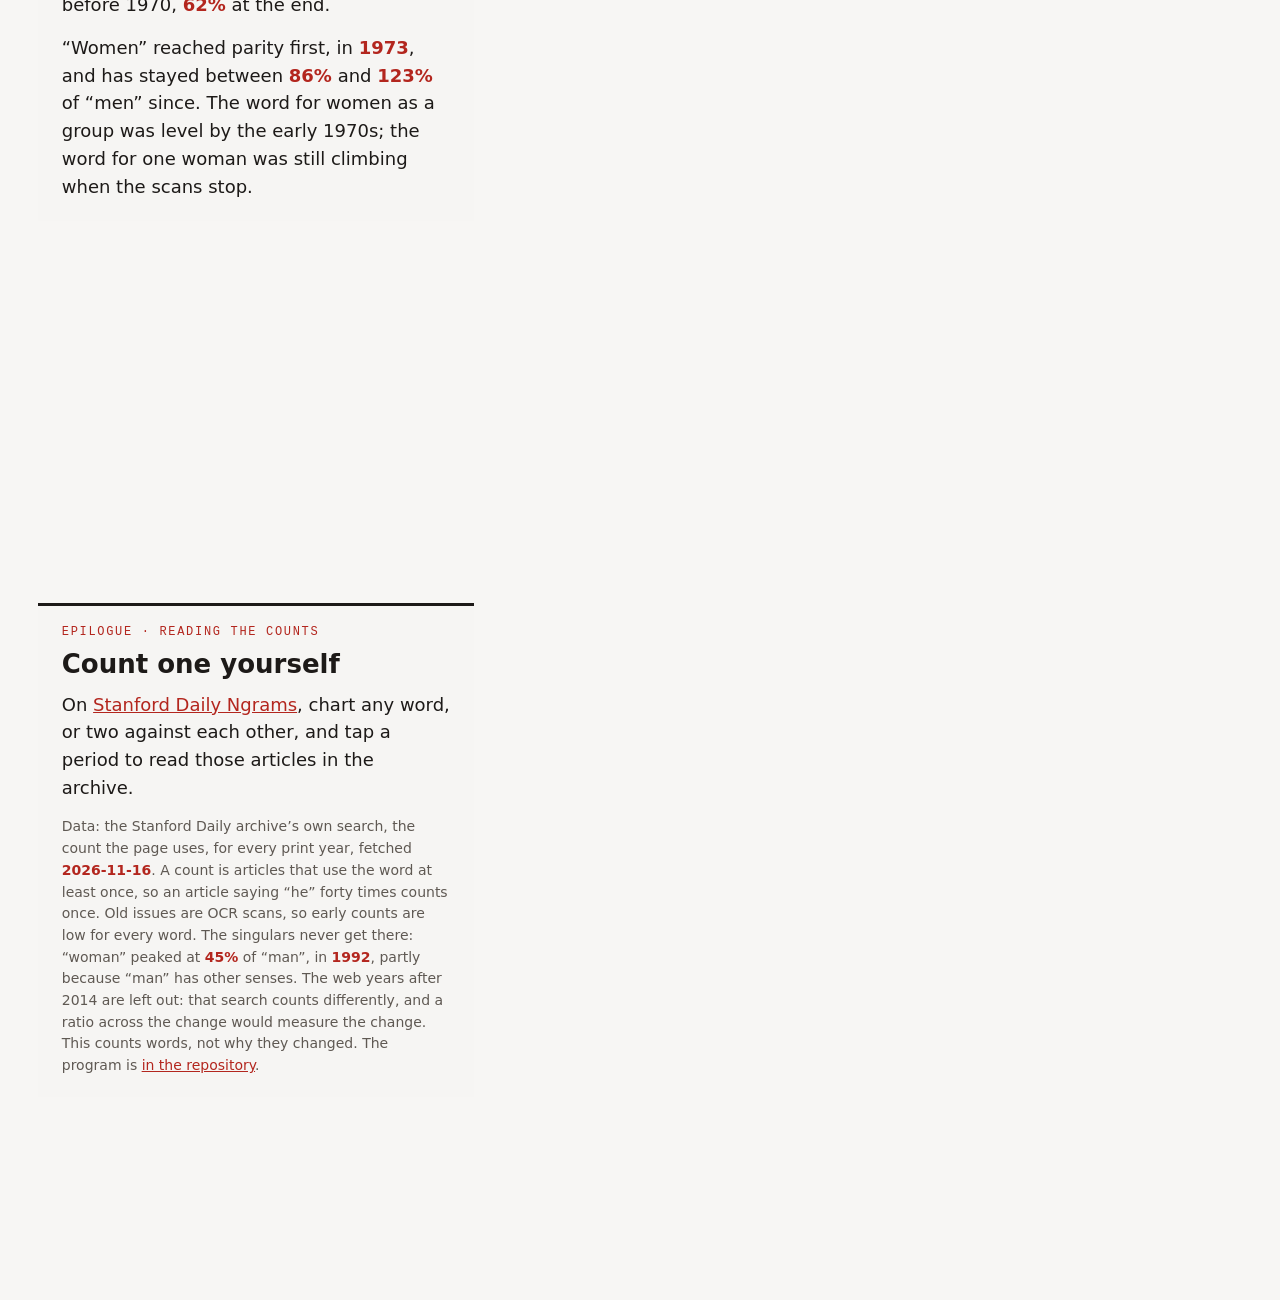
<file: story/index.html>
<!doctype html>
<html lang="en">
<head>
<meta charset="utf-8">
<meta name="viewport" content="width=device-width, initial-scale=1">
<title>The paper wrote “women” long before it wrote “she” · Stanford Daily Ngrams, a story</title>
<meta name="description" content="A story from Stanford Daily Ngrams: from 1920 to 1969 the Stanford Daily's articles said “women” 74% as often as “men”, but only one said “she” for every 7 that said “he”. Only the war moved it. After 1970 it climbed for forty years, to 60% of “he” by 2014.">
<link rel="stylesheet" href="style.css">
</head>
<body>
<div id="plot" aria-hidden="true"></div>
<p id="err" role="alert"></p>
<main>

<section class="step" data-step="groups"><div>
  <p class="kicker">Stanford Daily Ngrams · a story</p>
  <h1>The paper wrote “women” long before it wrote “she”</h1>
  <p><a href="../">Stanford Daily Ngrams</a> counts how many of the paper’s articles use a
  word. Set two words against each other, year by year, and the ratio says who the paper was
  writing about: <b data-fact="n_articles"></b> scanned articles, <b data-fact="first"></b>
  to <b data-fact="last"></b>.</p>
  <p>Women as a group were in the paper early. In the median year from 1920 to 1969, the
  articles saying “women” ran at <b data-fact="wm_before"></b> of those saying “men”: the
  grey line, against the dark rule at parity.</p>
  <p class="small">Scroll ↓</p>
</div></section>

<section class="step" data-step="she"><div>
  <p class="kicker">Chapter 1 · Not one woman</p>
  <h2>“She” stayed at one in seven</h2>
  <p>The red line is “she” against “he”: a woman as the subject of a sentence. Before 1970 the
  median year had <b data-fact="sh_before"></b> that said “he”.</p>
  <p>And it barely moved. Outside the war, every year from 1920 to 1969 sat between
  <b data-fact="sh_band_lo"></b> and <b data-fact="sh_band_hi"></b>, while the paper itself
  swung from <b data-fact="tot_lo"></b> to <b data-fact="tot_hi"></b> articles a year. The
  flat line is not the size of the paper changing under it.</p>
</div></section>

<section class="step" data-step="war"><div>
  <p class="kicker">Chapter 2 · The war years</p>
  <h2>Only the war moved it</h2>
  <p>In <b data-fact="war_peak_year"></b>, with the men gone, “she” reached
  <b data-fact="war_peak"></b> of “he”, and “women” outnumbered “men”: in
  <b data-fact="wm_parity_before"></b>, the only years before 1970 that it did.</p>
  <p>In 1946 the men came back and both lines fell back with them. The highest year outside
  1942–1946 was <b data-fact="peace_max_year"></b>, at <b data-fact="peace_max"></b>: the
  other war.</p>
</div></section>

<section class="step" data-step="turn"><div>
  <p class="kicker">Chapter 3 · After 1970</p>
  <h2>Then it climbed for forty years</h2>
  <p>From 1971 on, “she” never fell below <b data-fact="after_min"></b> of “he”, more than any
  year before 1970 outside the war. It passed its wartime peak in
  <b data-fact="past_war"></b> and kept going: <b data-fact="sh_end"></b> in the archive’s last
  five years, <b data-fact="fold"></b> its old level. “Her” against “his”, the dark line, draws
  the same climb: <b data-fact="hh_before"></b> before 1970, <b data-fact="hh_end"></b> at the
  end.</p>
  <p>“Women” reached parity first, in <b data-fact="wm_first_par"></b>, and has stayed between
  <b data-fact="wm_after_lo"></b> and <b data-fact="wm_after_hi"></b> of “men” since. The word
  for women as a group was level by the early 1970s; the word for one woman was still
  climbing when the scans stop.</p>
</div></section>

<section class="step" data-step="she"><div>
  <p class="kicker">Epilogue · Reading the counts</p>
  <h2>Count one yourself</h2>
  <p>On <a href="../">Stanford Daily Ngrams</a>, chart any word, or two against each other,
  and tap a period to read those articles in the archive.</p>
  <p class="small">Data: the Stanford Daily archive’s own search, the count the page uses,
  for every print year, fetched <b data-fact="fetched"></b>. A count is articles that use the
  word at least once, so an article saying “he” forty times counts once. Old issues are OCR
  scans, so early counts are low for every word. The singulars never get there: “woman”
  peaked at <b data-fact="wo_max"></b> of “man”, in <b data-fact="wo_max_year"></b>, partly
  because “man” has other senses. The web years after 2014 are left out: that search counts
  differently, and a ratio across the change would measure the change. This counts words,
  not why they changed. The program is
  <a href="https://github.com/matmat202/daily-ngrams/blob/main/story/build_story.py">in the repository</a>.</p>
</div></section>

</main>
<script type="module" src="story.js"></script>
</body>
</html>
</file>
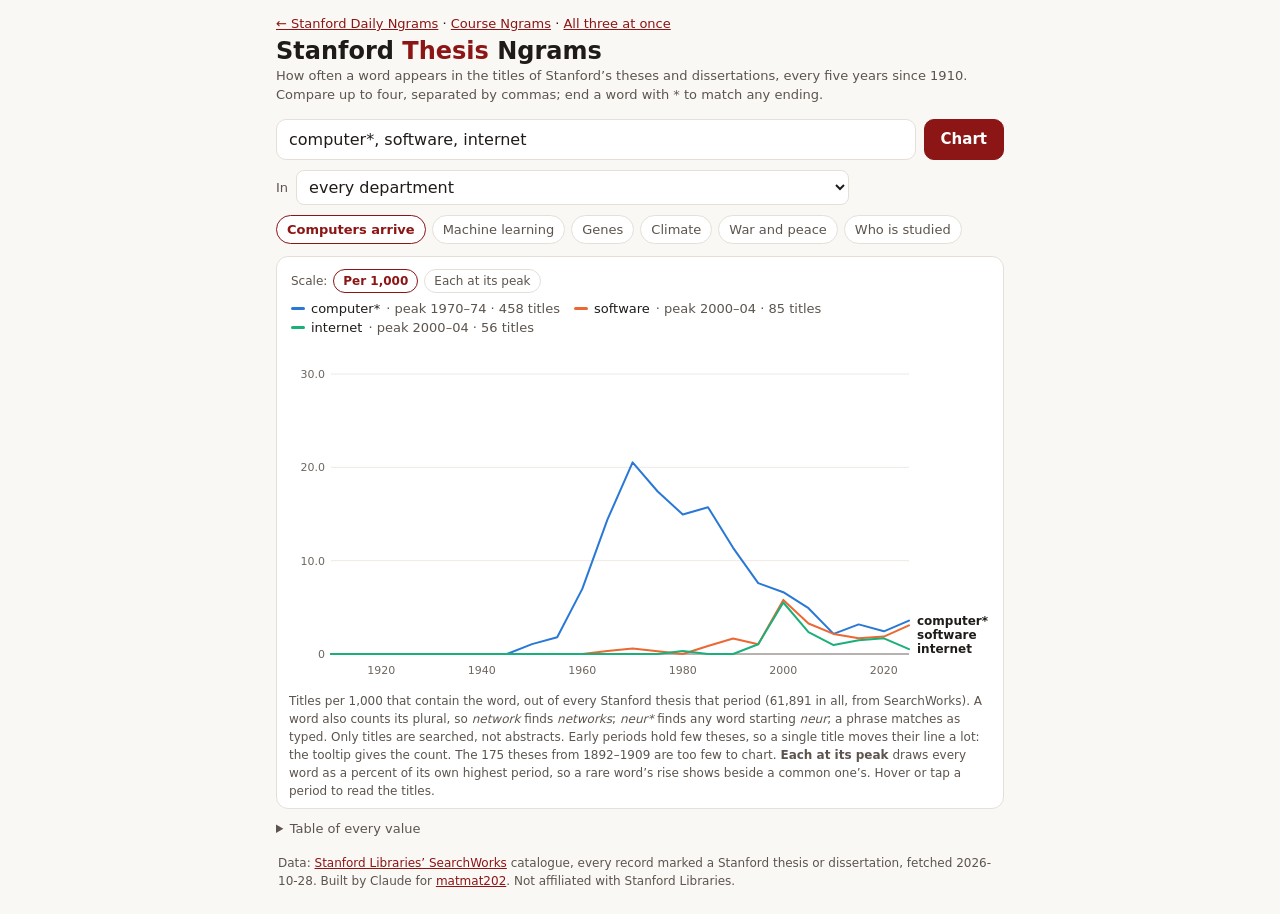
<file: theses/index.html>
<!doctype html>
<html lang="en">
<head>
<meta charset="utf-8">
<meta name="viewport" content="width=device-width,initial-scale=1">
<title>Stanford Thesis Ngrams · what 135 years of Stanford theses were about</title>
<link rel="icon" href="data:image/svg+xml,%3Csvg xmlns='http://www.w3.org/2000/svg' viewBox='0 0 32 32'%3E%3Crect width='32' height='32' rx='6' fill='%238c1515'/%3E%3Cpath d='M6 24l6-8 5 4 9-12' fill='none' stroke='%23fff' stroke-width='3' stroke-linecap='round' stroke-linejoin='round'/%3E%3C/svg%3E">
<meta name="theme-color" content="#8c1515">
<meta name="description" content="Type a word and see how often it appears in the titles of Stanford's theses and dissertations, every five years since the 1890s, for the whole university or one department.">
<meta property="og:type" content="website">
<meta property="og:url" content="https://matmat202.github.io/daily-ngrams/theses/">
<meta property="og:title" content="Stanford Thesis Ngrams">
<meta property="og:description" content="How often a word appears in Stanford thesis titles, 1890s to today.">
<style>
:root{color-scheme:light;--ground:#faf8f5;--card:#fff;--ink:#1f1b18;--ink-2:#5c544e;--ink-3:#6e655e;
  --line:#e5dfd8;--grid:#eee9e3;--accent:#8c1515;
  --s1:#2a78d6;--s2:#eb6834;--s3:#1baf7a;--s4:#eda100;
  --f-ui:system-ui,-apple-system,"Segoe UI",sans-serif}
@media (prefers-color-scheme:dark){:root{color-scheme:dark;--ground:#161311;--card:#211c19;--ink:#efe9e3;
  --ink-2:#b2a89f;--ink-3:#a1968c;--line:#352e29;--grid:#2d2723;--accent:#e36a63;
  --s1:#3987e5;--s2:#d95926;--s3:#199e70;--s4:#c98500}}
*{box-sizing:border-box}
body{margin:0;background:var(--ground);color:var(--ink);font-family:var(--f-ui);font-size:15px}
main{max-width:760px;margin:0 auto;padding:16px}
h1{font-size:24px;margin:4px 0 2px}h1 .red{color:var(--accent)}
.sub{color:var(--ink-2);font-size:13px;margin:0 0 14px;line-height:1.45}
a{color:var(--accent)}
form{display:flex;gap:8px;margin:0 0 10px}
form input{flex:1;min-width:0;font:inherit;padding:10px 12px;border:1px solid var(--line);border-radius:10px;
  background:var(--card);color:var(--ink)}
form input:focus-visible,button:focus-visible,a:focus-visible,summary:focus-visible{outline:3px solid var(--accent);outline-offset:2px}
.go{font:inherit;font-weight:600;padding:10px 16px;border:1px solid var(--accent);border-radius:10px;
  background:var(--accent);color:#fff;cursor:pointer}
@media (prefers-color-scheme:dark){.go{color:#1a1310}}
.presets{display:flex;flex-wrap:wrap;gap:6px;margin:0 0 12px;padding:0;list-style:none}
.presets button{font:inherit;font-size:13px;padding:6px 10px;border:1px solid var(--line);border-radius:999px;
  background:var(--card);color:var(--ink-2);cursor:pointer}
.presets button:hover{border-color:var(--accent);color:var(--ink)}
.presets button[aria-pressed="true"]{border-color:var(--accent);color:var(--accent);font-weight:600}
.card{background:var(--card);border:1px solid var(--line);border-radius:12px;padding:12px 10px 8px}
.scale{display:flex;flex-wrap:wrap;align-items:center;gap:6px;margin:0 4px 8px;font-size:12px;color:var(--ink-2)}
.scale button{font:inherit;font-size:12px;padding:4px 9px;border:1px solid var(--line);border-radius:999px;
  background:var(--card);color:var(--ink-2);cursor:pointer}
.scale button[aria-pressed="true"]{border-color:var(--accent);color:var(--accent);font-weight:600}
.legend{display:flex;flex-wrap:wrap;gap:4px 14px;margin:0 4px 6px;padding:0;list-style:none;font-size:13px}
.legend li{display:flex;align-items:center;gap:6px;color:var(--ink)}
.legend .sw{width:14px;height:3px;border-radius:2px}
.legend .peak{color:var(--ink-2)}
.status{font-size:13px;color:var(--ink-2);margin:2px 4px 6px;min-height:1.2em}
.status.err{color:var(--accent)}
#chart{position:relative}
#chart svg{display:block;width:100%;height:auto;overflow:visible}
.ax text{font-size:11px;fill:var(--ink-3);font-variant-numeric:tabular-nums}
.ax line{stroke:var(--grid);stroke-width:1}
.ax .base{stroke:var(--ink-3)}
.ln{fill:none;stroke-width:2;stroke-linejoin:round;stroke-linecap:round}
.dot{stroke:var(--card);stroke-width:2}
.lab{font-size:12px;font-weight:600;fill:var(--ink)}
.ax .seam{stroke:var(--ink-3);stroke-dasharray:2 3}
.ax .seamlab{font-size:11px;fill:var(--ink-2)}
.ln.web{stroke-dasharray:5 4}
.cross{stroke:var(--ink-3);stroke-width:1;stroke-dasharray:3 3}
.tip{position:absolute;pointer-events:auto;background:var(--card);border:1px solid var(--line);border-radius:10px;
  padding:8px 10px;font-size:13px;box-shadow:0 4px 18px rgba(0,0,0,.12);min-width:170px;display:none}
.tip.on{display:block}
@media (max-width:560px){.tip{position:static;margin-top:6px;box-shadow:none}}
.tip h3{margin:0 0 4px;font-size:13px}
.tip table{border-collapse:collapse;width:100%}
.tip td{padding:1px 0;font-variant-numeric:tabular-nums}
.tip td.v{text-align:right;padding-left:10px}
.tip .sw{display:inline-block;width:10px;height:3px;border-radius:2px;margin-right:6px;vertical-align:middle}
.tip a{display:block;font-size:12px;margin-top:2px}
.tip .years{font-size:11px;color:var(--ink-3);margin-top:6px}
.tip table.yrs{margin-top:2px;color:var(--ink)}
.tip table.yrs th{font-weight:400;text-align:left;padding-right:8px;width:3em;color:var(--ink-2)}
.tip table.yrs td{position:relative;padding:1px 4px;min-width:64px}
.tip table.yrs .bar{position:absolute;left:0;top:3px;bottom:3px;opacity:.28;border-radius:2px}
.tip table.yrs .v{position:relative;font-size:12px}
.tip table.yrs td.top .v{font-weight:600}
.note{font-size:12px;color:var(--ink-2);line-height:1.5;margin:10px 2px 0}
details{margin:12px 0 0}
summary{cursor:pointer;font-size:13px;color:var(--ink-2)}
.tbl{overflow-x:auto}
.tbl table{border-collapse:collapse;font-size:12px;font-variant-numeric:tabular-nums;margin-top:6px;width:100%}
.tbl th,.tbl td{padding:3px 8px;border-bottom:1px solid var(--line);text-align:right;white-space:nowrap}
.tbl th:first-child,.tbl td:first-child{text-align:left}
footer{font-size:12px;color:var(--ink-2);line-height:1.5;margin:18px 2px 8px}
.row{display:flex;gap:8px;flex-wrap:wrap;align-items:center;margin:0 0 10px;font-size:13px;color:var(--ink-2)}
.row select{font:inherit;font-size:13px;padding:6px 8px;border:1px solid var(--line);border-radius:8px;background:var(--card);color:var(--ink);max-width:100%}
.row select:focus-visible{outline:3px solid var(--accent);outline-offset:2px}
.tip ul{margin:4px 0 0;padding:0 0 0 14px;font-size:12px;max-width:320px}
.tip li{margin:2px 0}
.tip .ex{font-size:11px;color:var(--ink-3);margin-top:6px}
.nav{font-size:13px;margin:0 0 6px}
/* iOS Safari zooms the page into any field under 16px when it is tapped (input-zoom) */
input,select,textarea{font-size:16px!important}
</style>
</head>
<body>
<main>
  <p class="nav"><a href="../">← Stanford Daily Ngrams</a> · <a href="../courses/">Course Ngrams</a> · <a href="../compare/?q=teaching">All three at once</a></p>
  <h1>Stanford <span class="red">Thesis</span> Ngrams</h1>
  <p class="sub" id="sub">How often a word appears in the titles of Stanford’s theses and dissertations, every five years since 1910. Compare up to four, separated by commas; end a word with * to match any ending.</p>

  <form id="form" role="search">
    <label for="q" style="position:absolute;left:-9999px">Words to chart</label>
    <input id="q" name="q" autocomplete="off" spellcheck="false" placeholder="neural, deep learning">
    <button class="go" type="submit">Chart</button>
  </form>
  <div class="row"><label for="dept">In</label><select id="dept"><option value="-1">every department</option></select></div>
  <ul class="presets" id="presets" aria-label="Examples"></ul>

  <section class="card" aria-labelledby="chartTitle">
    <h2 id="chartTitle" style="position:absolute;left:-9999px">Thesis titles containing each word, per 1,000 titles</h2>
    <div class="scale" id="scaleBtns" role="group" aria-label="Scale">Scale:
      <button type="button" data-scale="rate" aria-pressed="true">Per 1,000</button>
      <button type="button" data-scale="peak" aria-pressed="false">Each at its peak</button></div>
    <ul class="legend" id="legend"></ul>
    <p class="status" id="status" role="status" aria-live="polite">Loading the titles…</p>
    <div id="chart"></div>
    <p class="note">Titles per 1,000 that contain the word, out of every Stanford thesis that period
      (<span id="count">about 62,000</span> in all, from SearchWorks). A word also counts its plural, so <em>network</em> finds
      <em>networks</em>; <em>neur*</em> finds any word starting <em>neur</em>; a phrase matches as typed. Only titles are
      searched, not abstracts. Early periods hold few theses, so a single title moves their line a lot: the tooltip gives the count. <span id="early"></span>
      <strong>Each at its peak</strong> draws every word as a percent of its own highest period, so a rare word’s rise shows beside a common one’s.
      Hover or tap a period to read the titles.</p>
  </section>

  <details id="tableBox">
    <summary>Table of every value</summary>
    <div class="tbl" id="table"></div>
  </details>

  <footer>Data: <a href="https://searchworks.stanford.edu/">Stanford Libraries’ SearchWorks</a> catalogue, every record marked a Stanford
    thesis or dissertation, fetched <span id="built"></span>. Built by Claude for
    <a href="https://matmat202.github.io/">matmat202</a>. Not affiliated with Stanford Libraries.</footer>
</main>
<link rel="modulepreload" href="thesis-logic.js">
<link rel="preload" href="data/meta.json" as="fetch" crossorigin>
<link rel="preload" href="data/theses.tsv" as="fetch" crossorigin>
<script type="module" src="theses.js"></script>
</body>
</html>
</file>
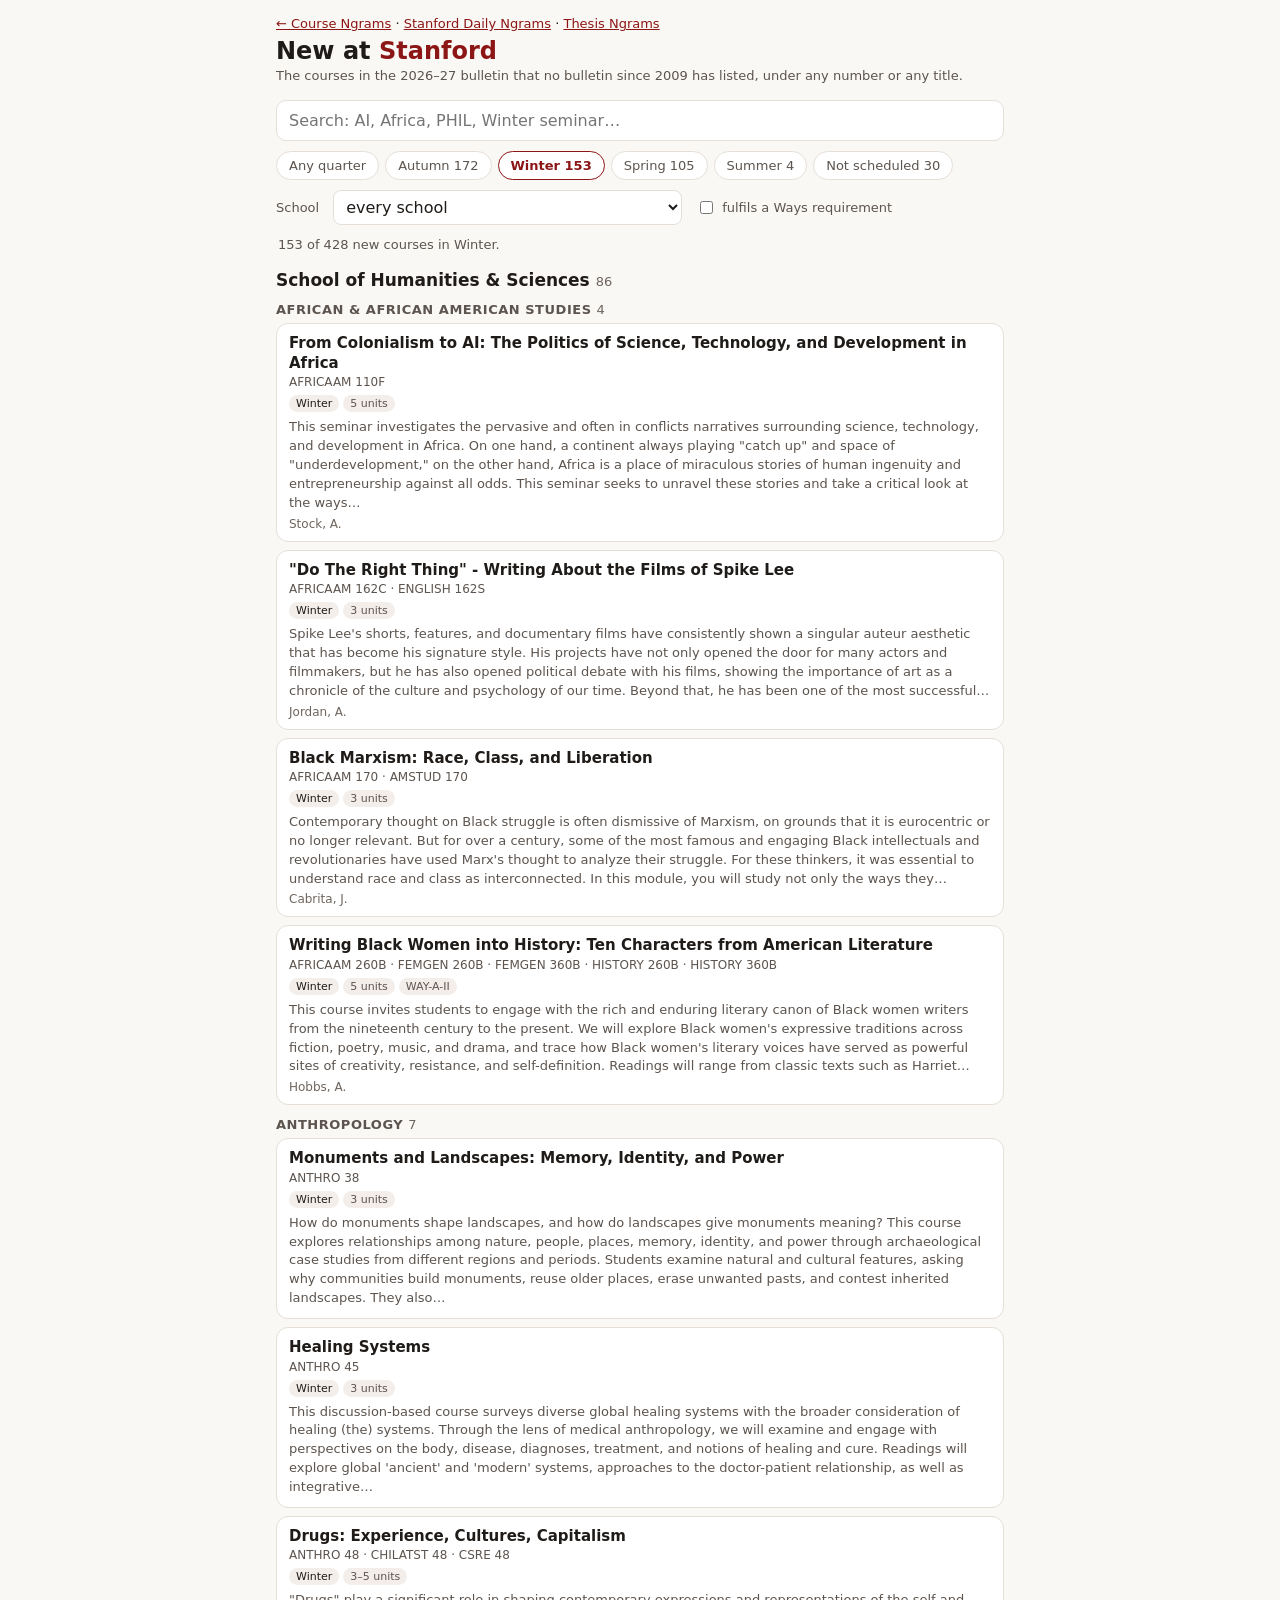
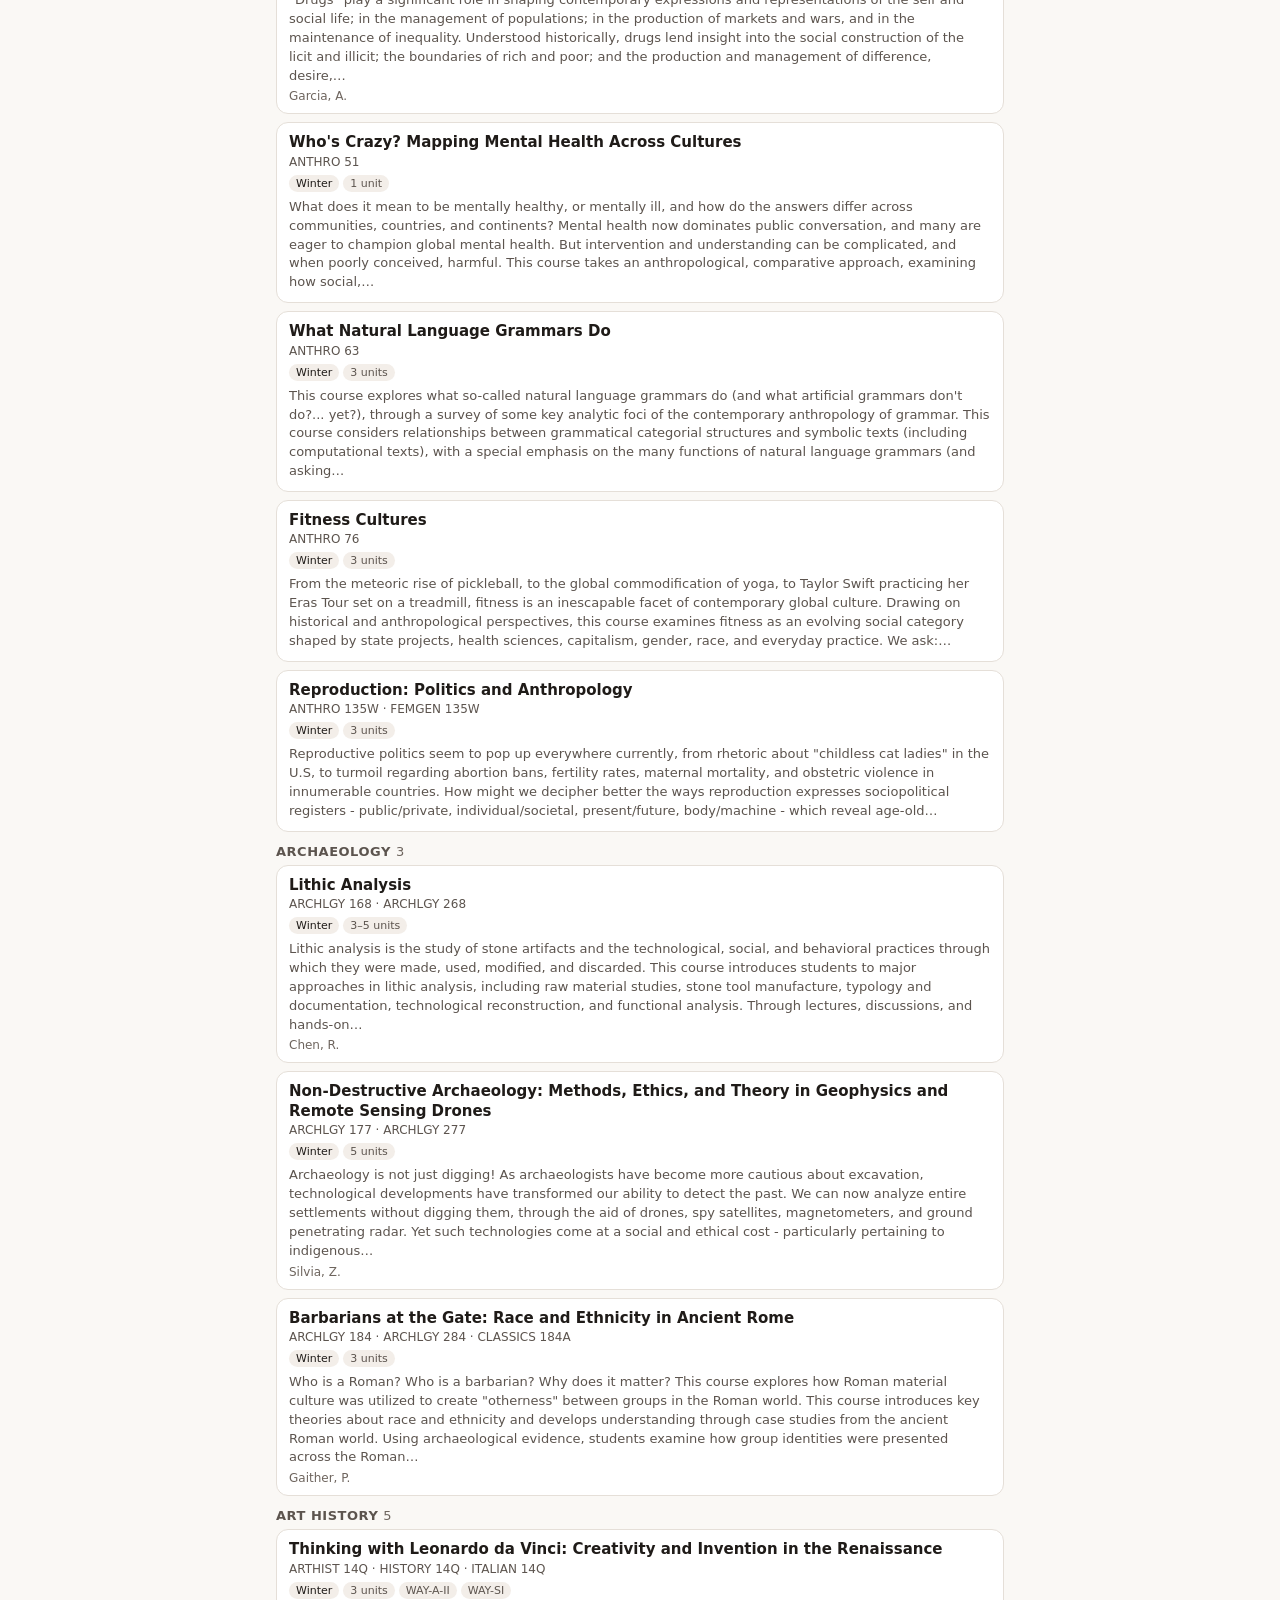
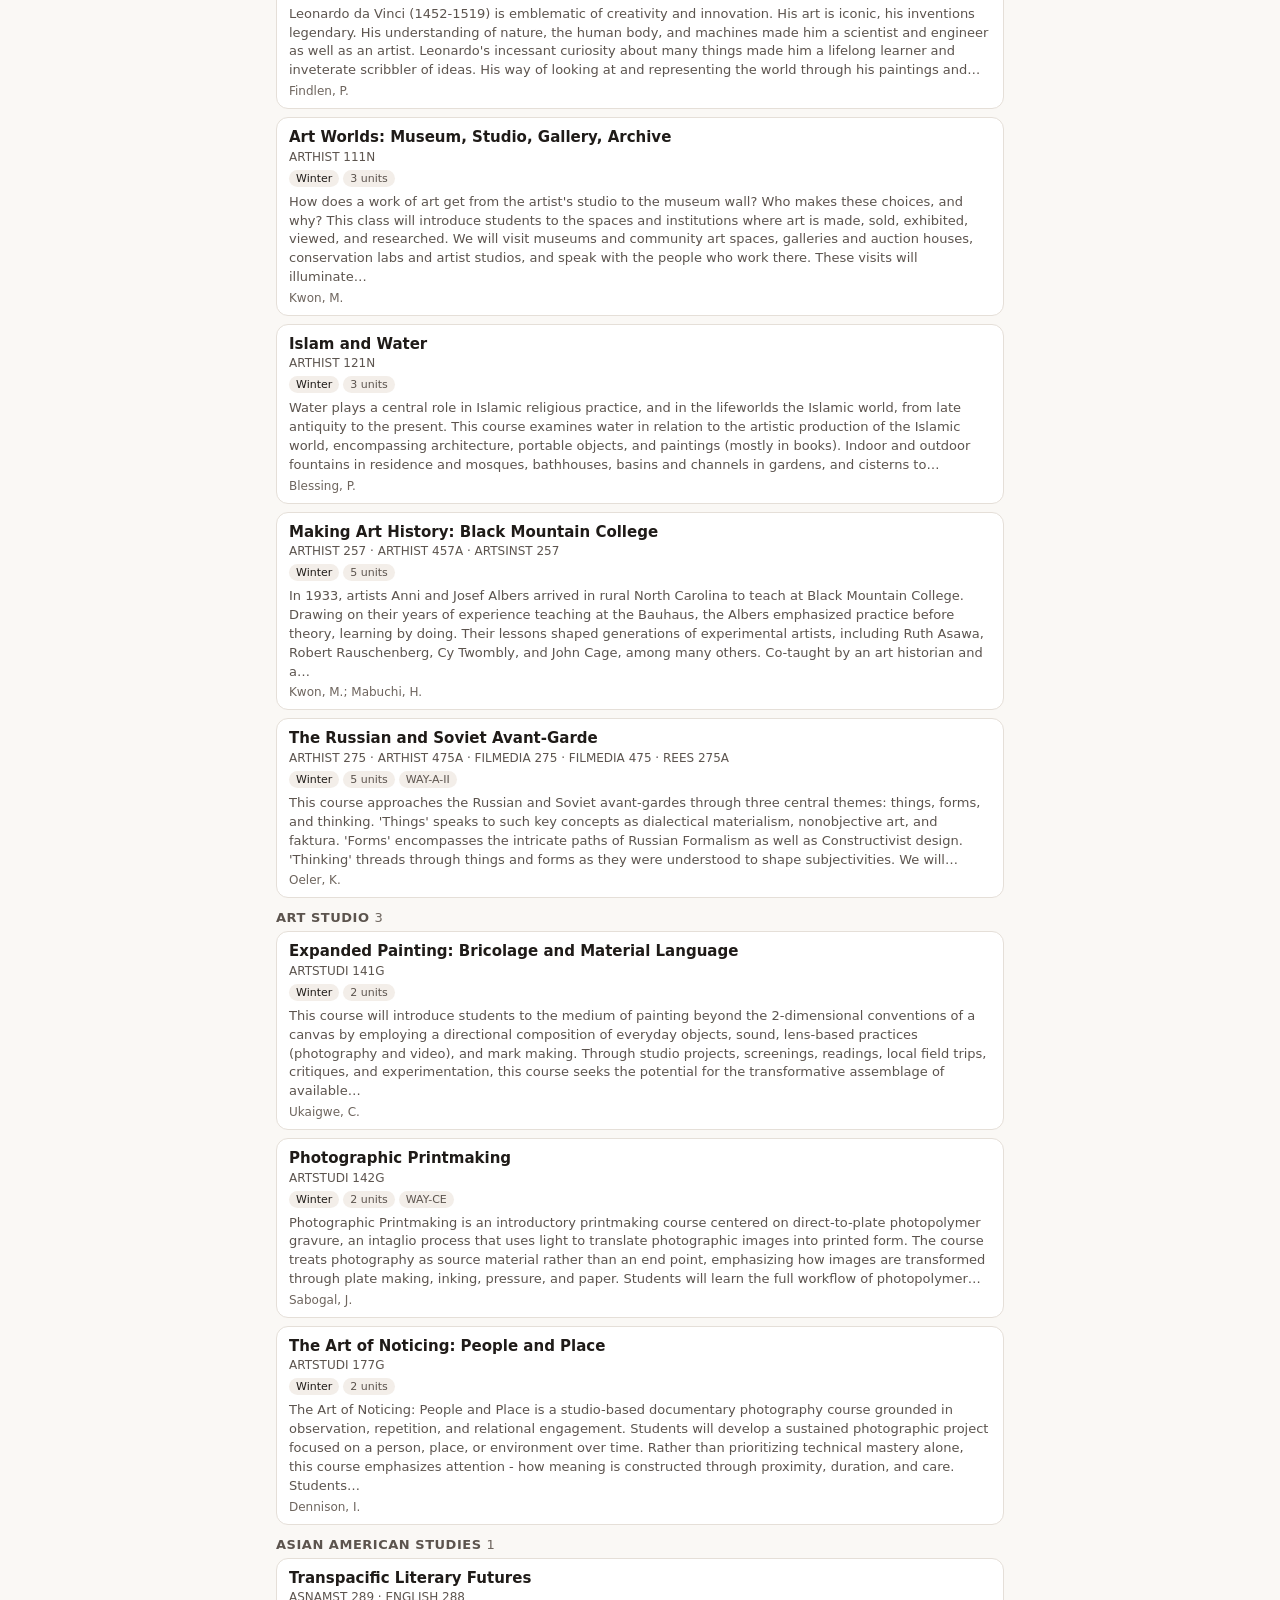
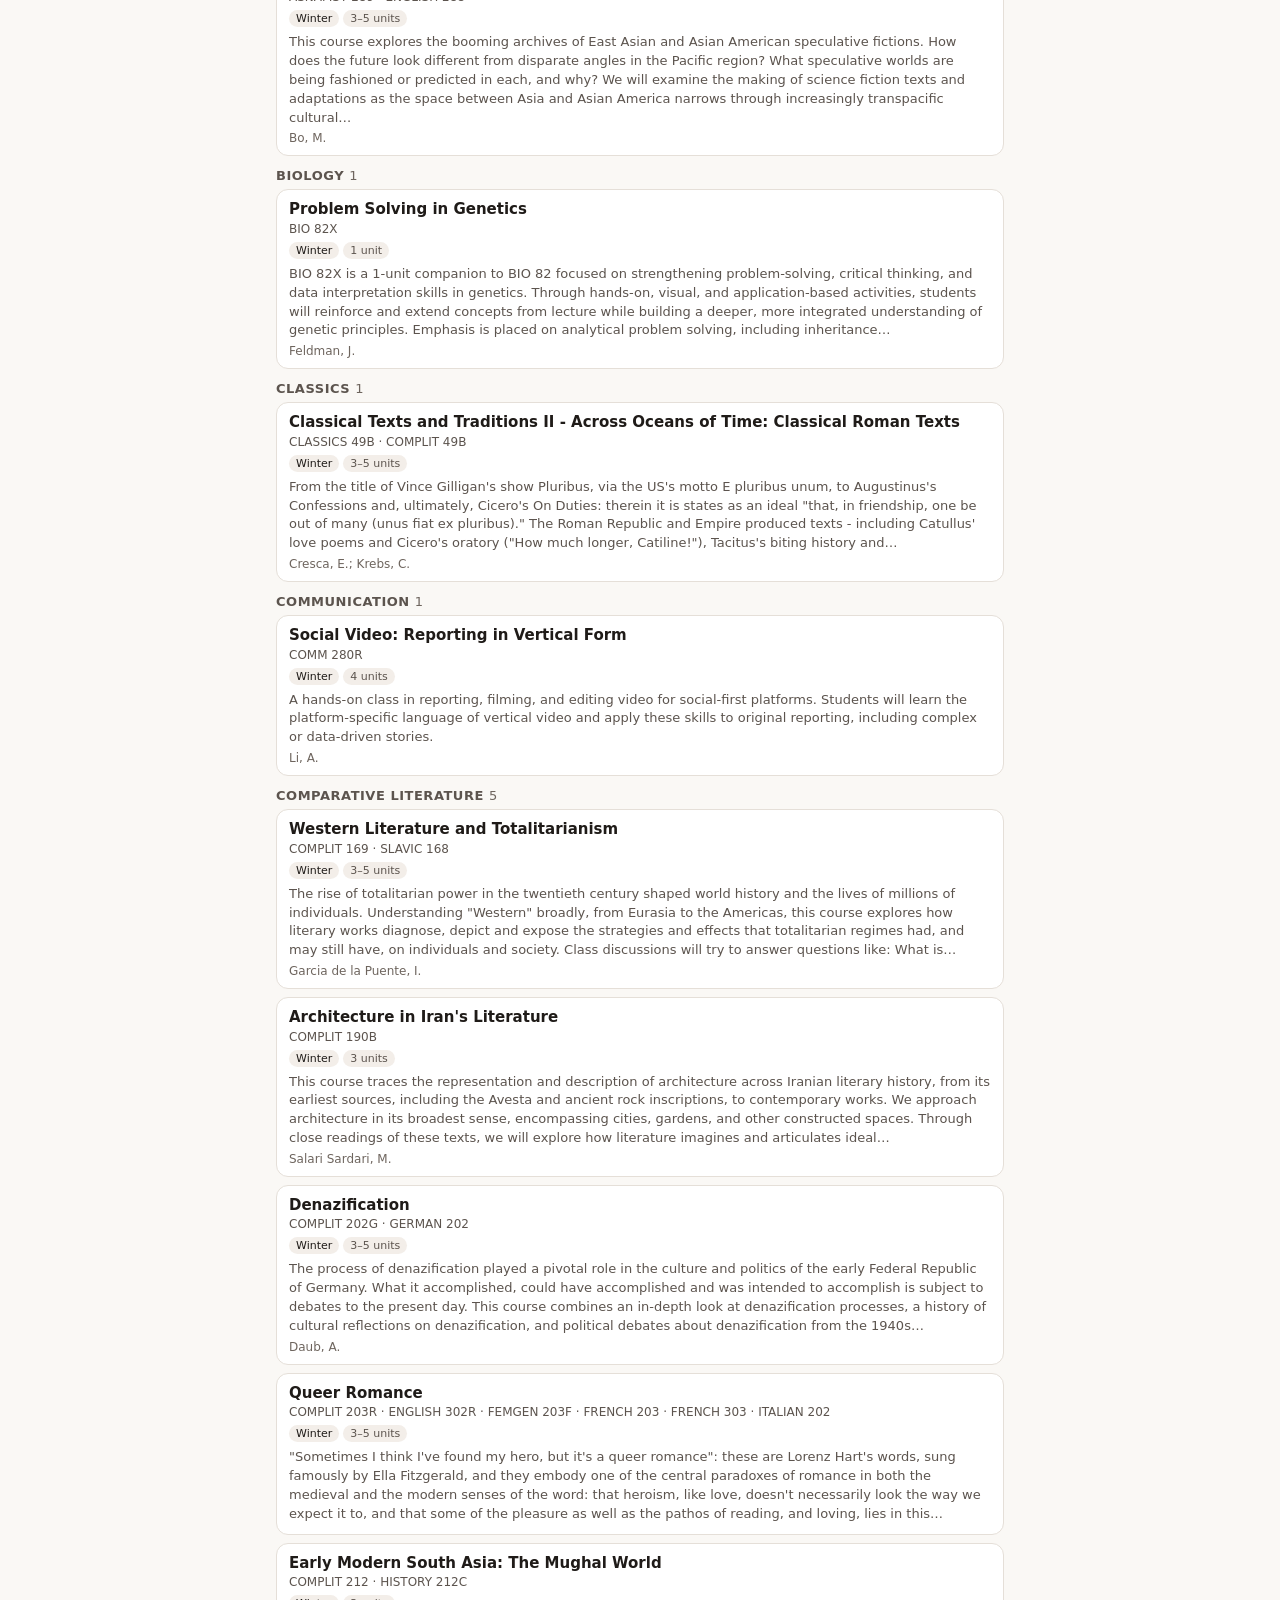
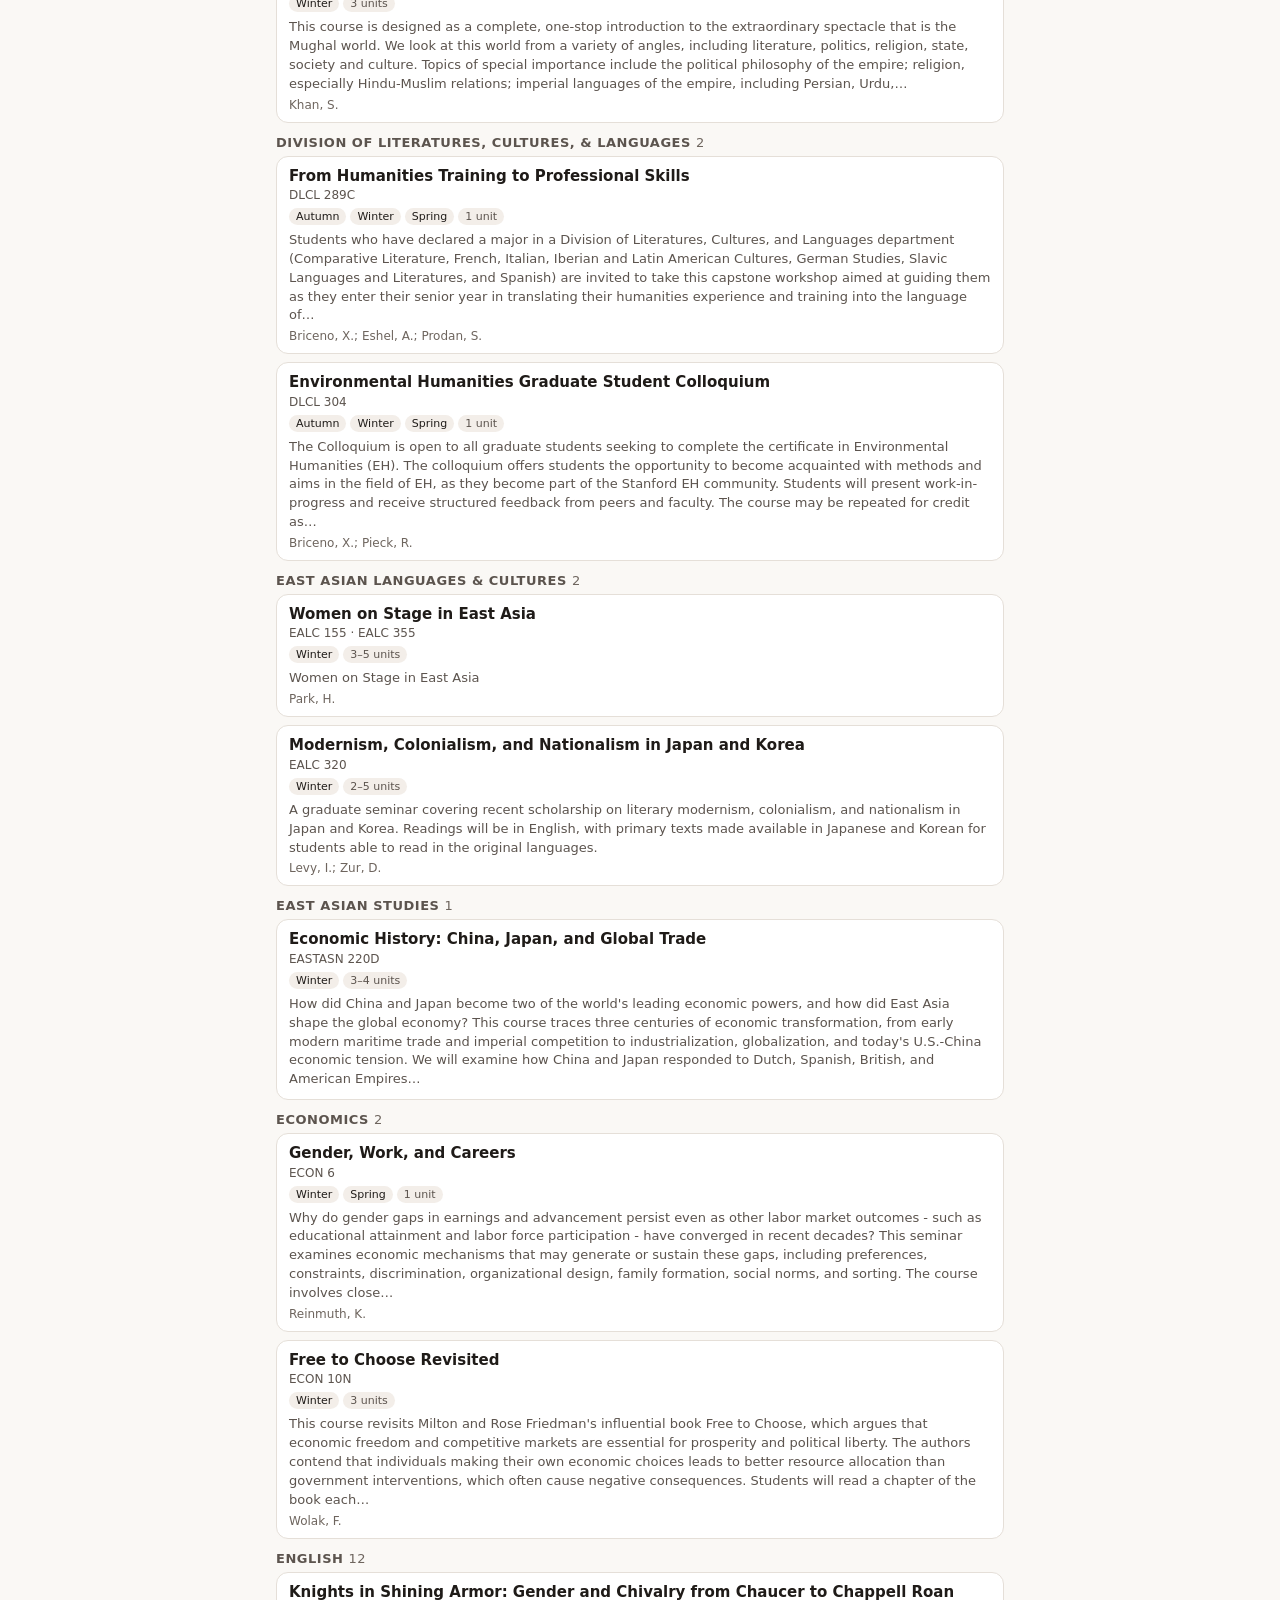
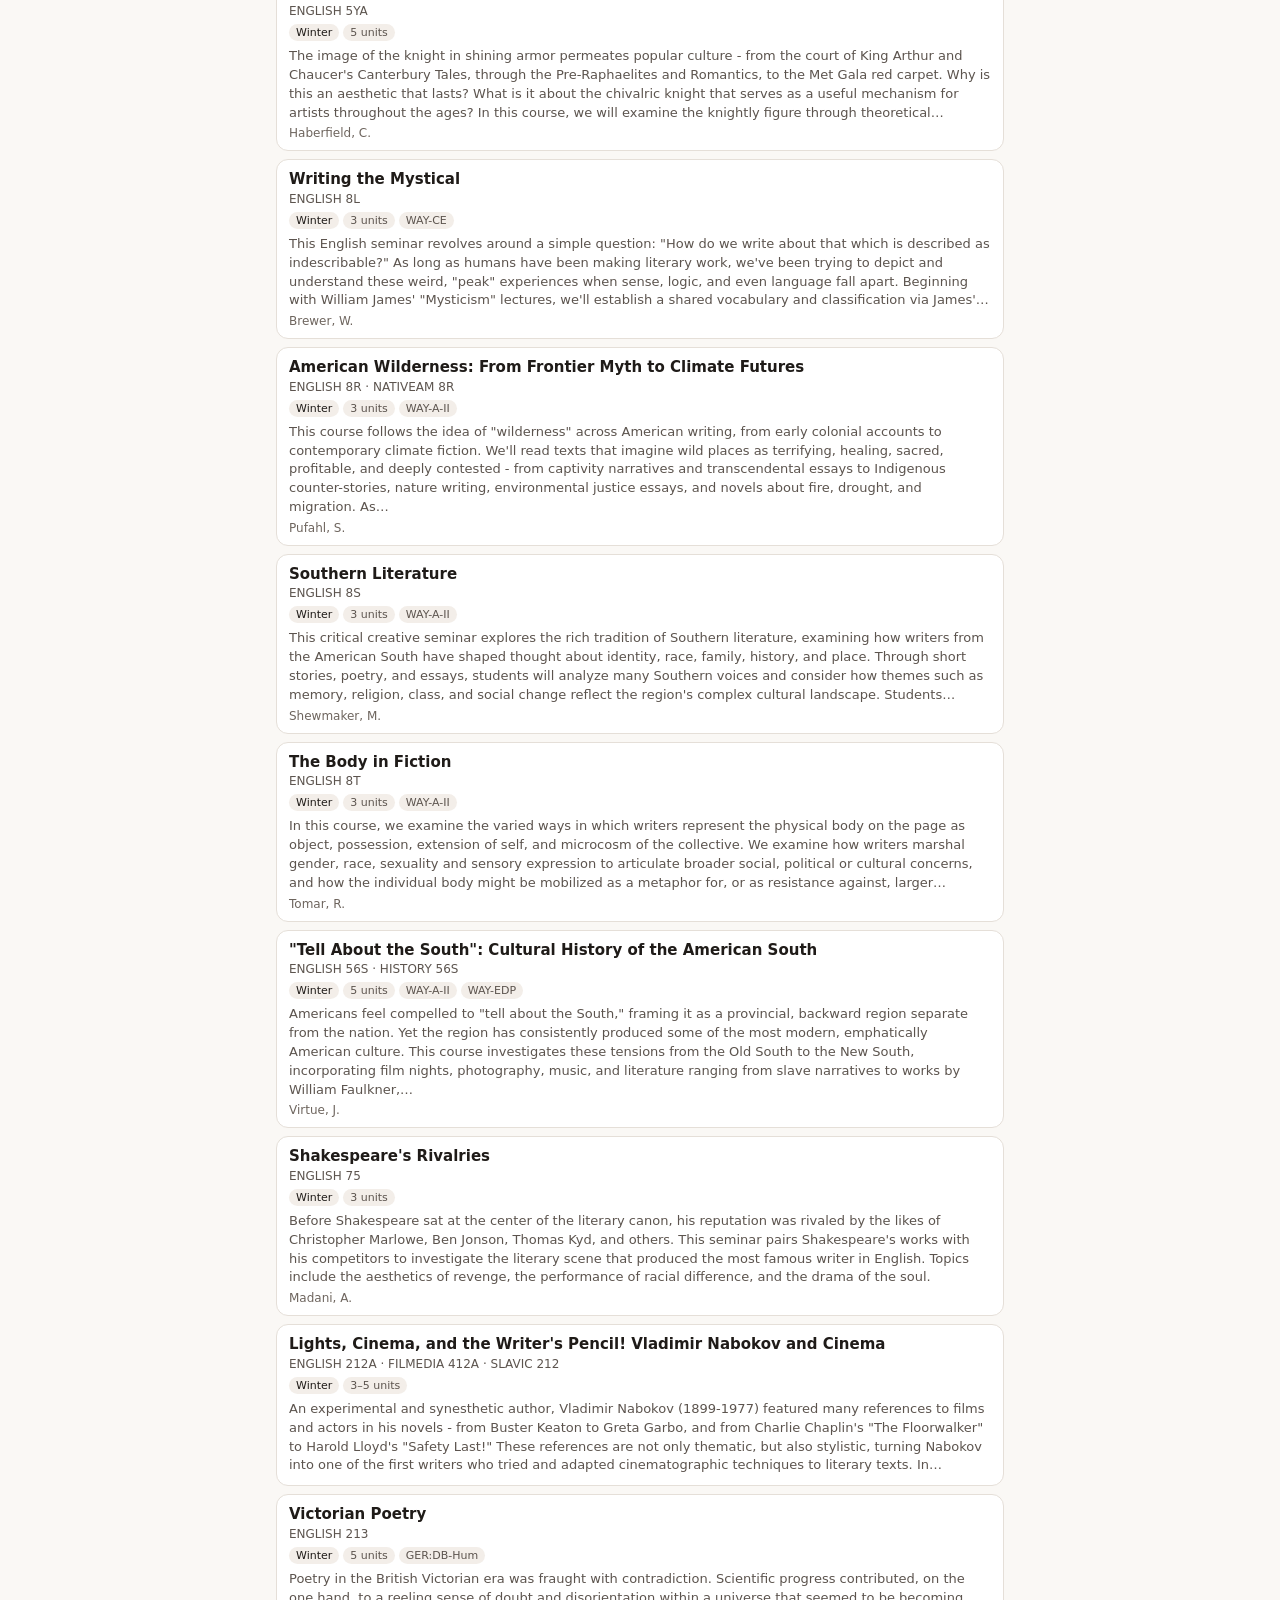
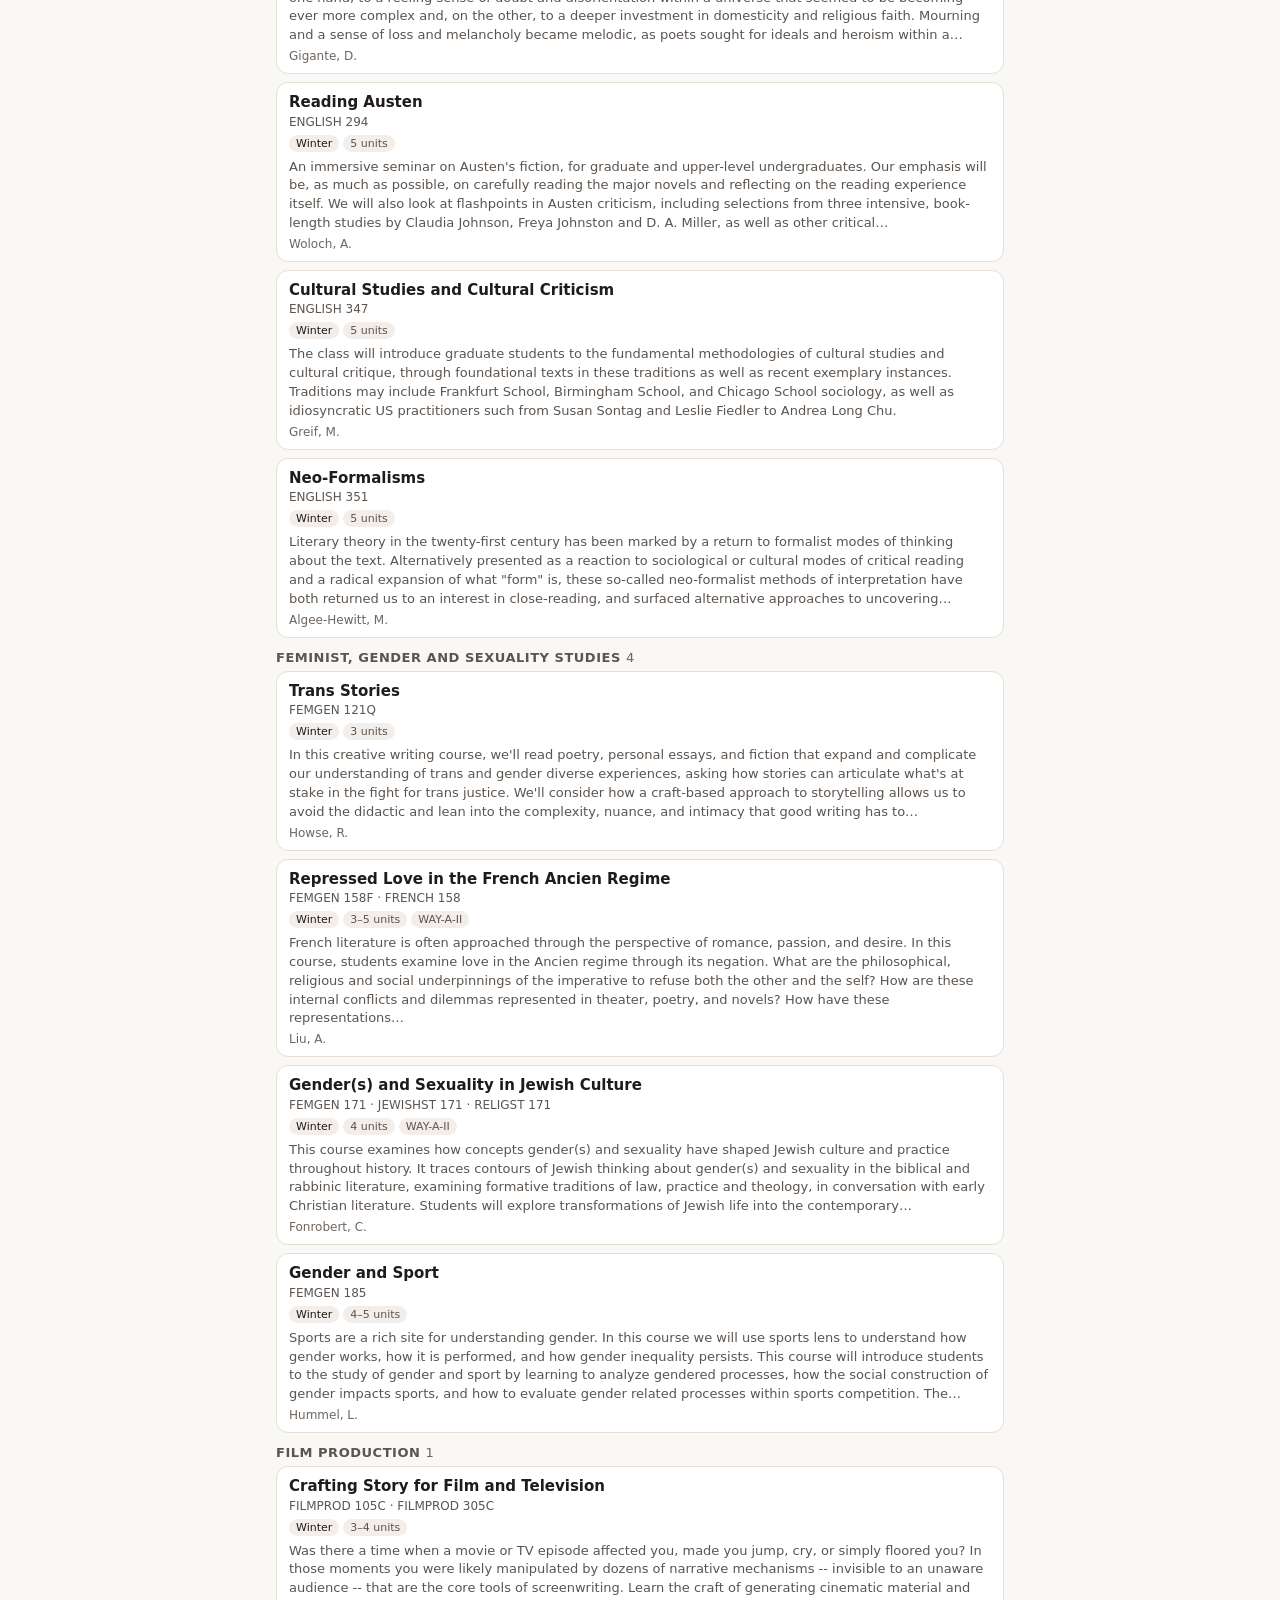
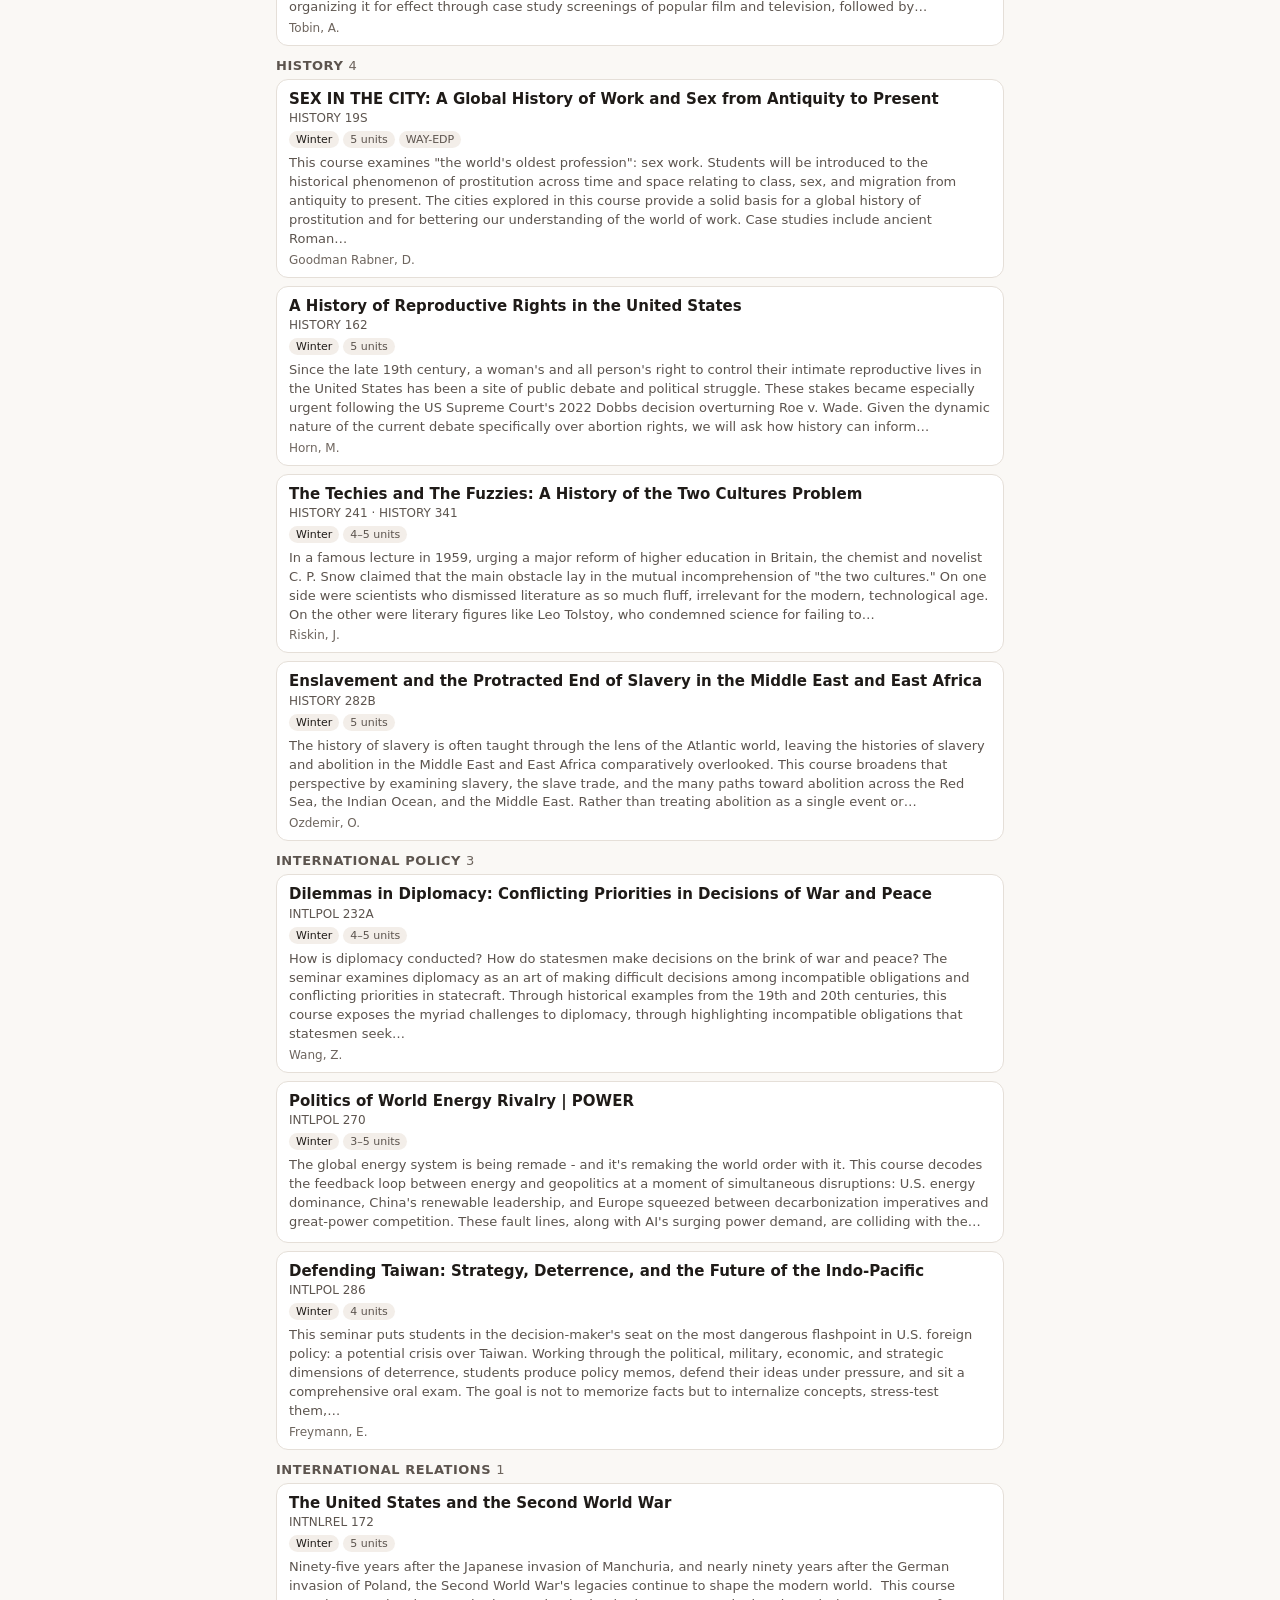
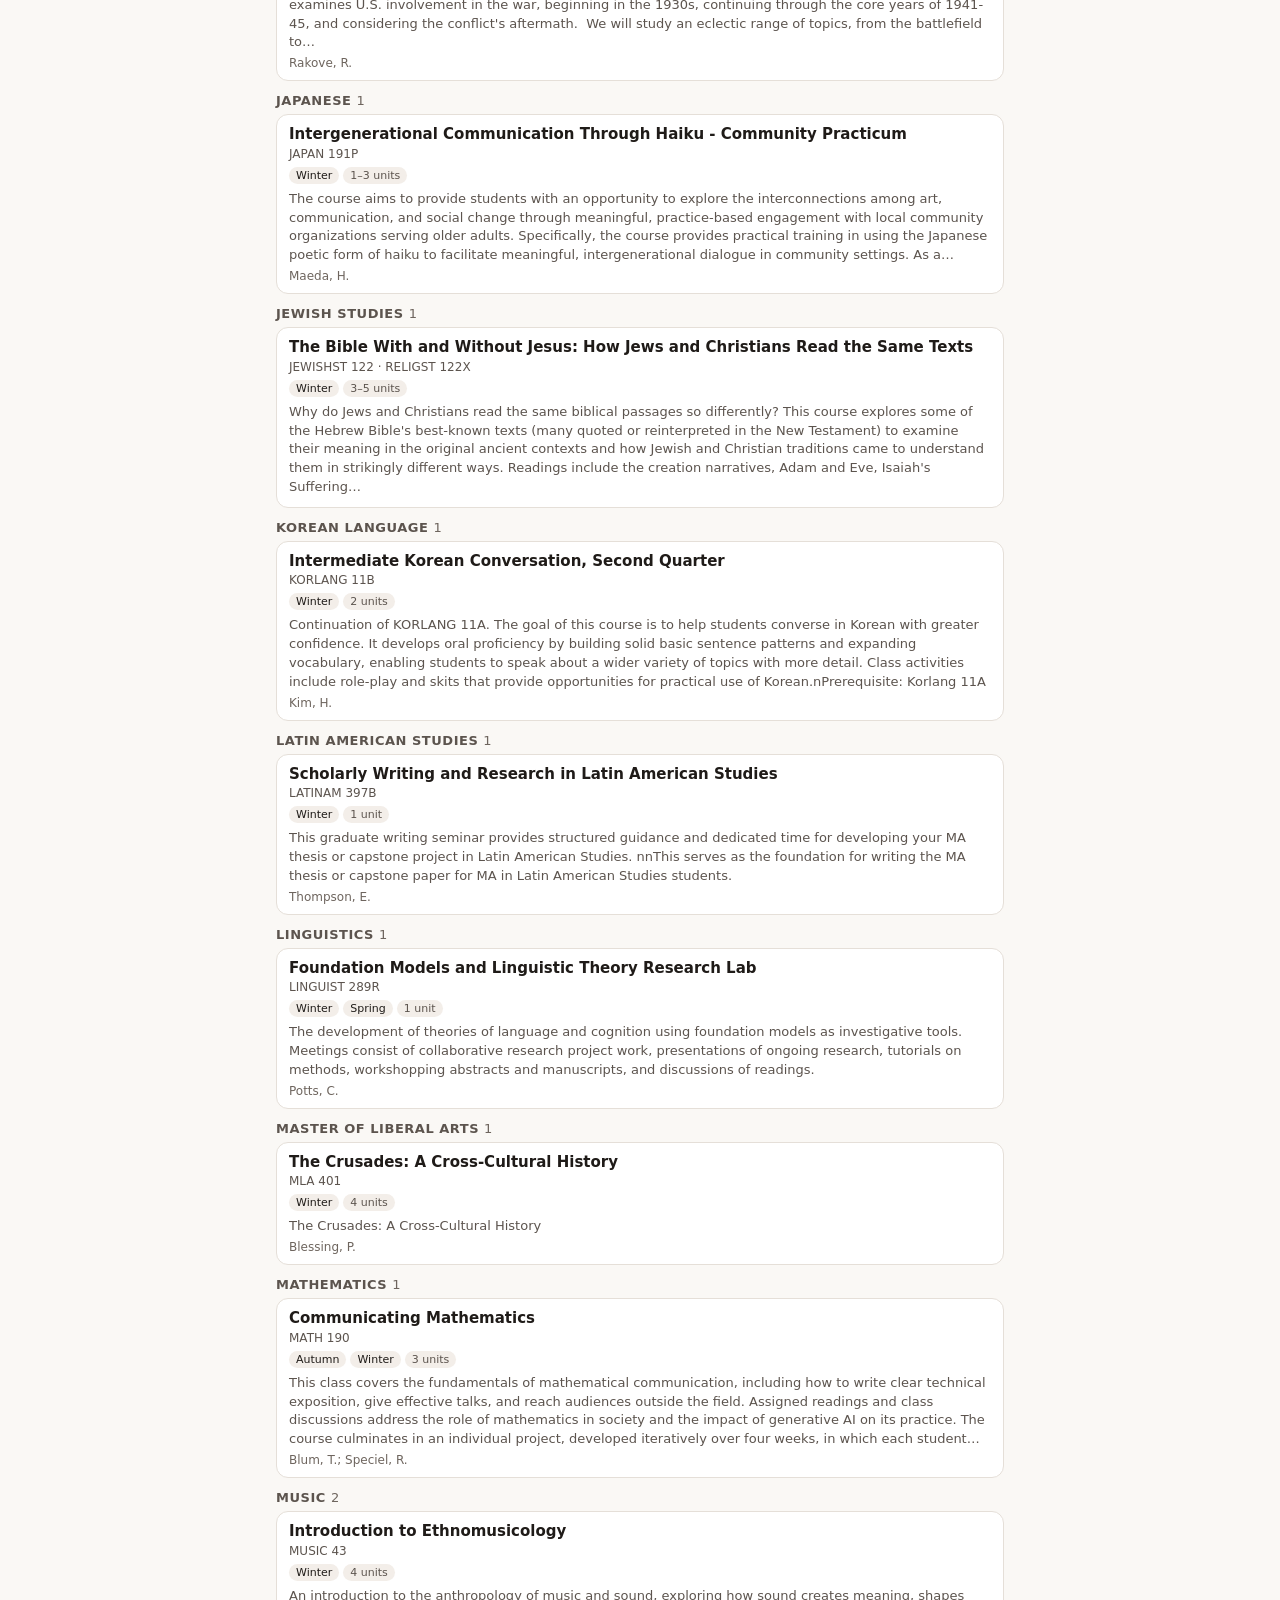
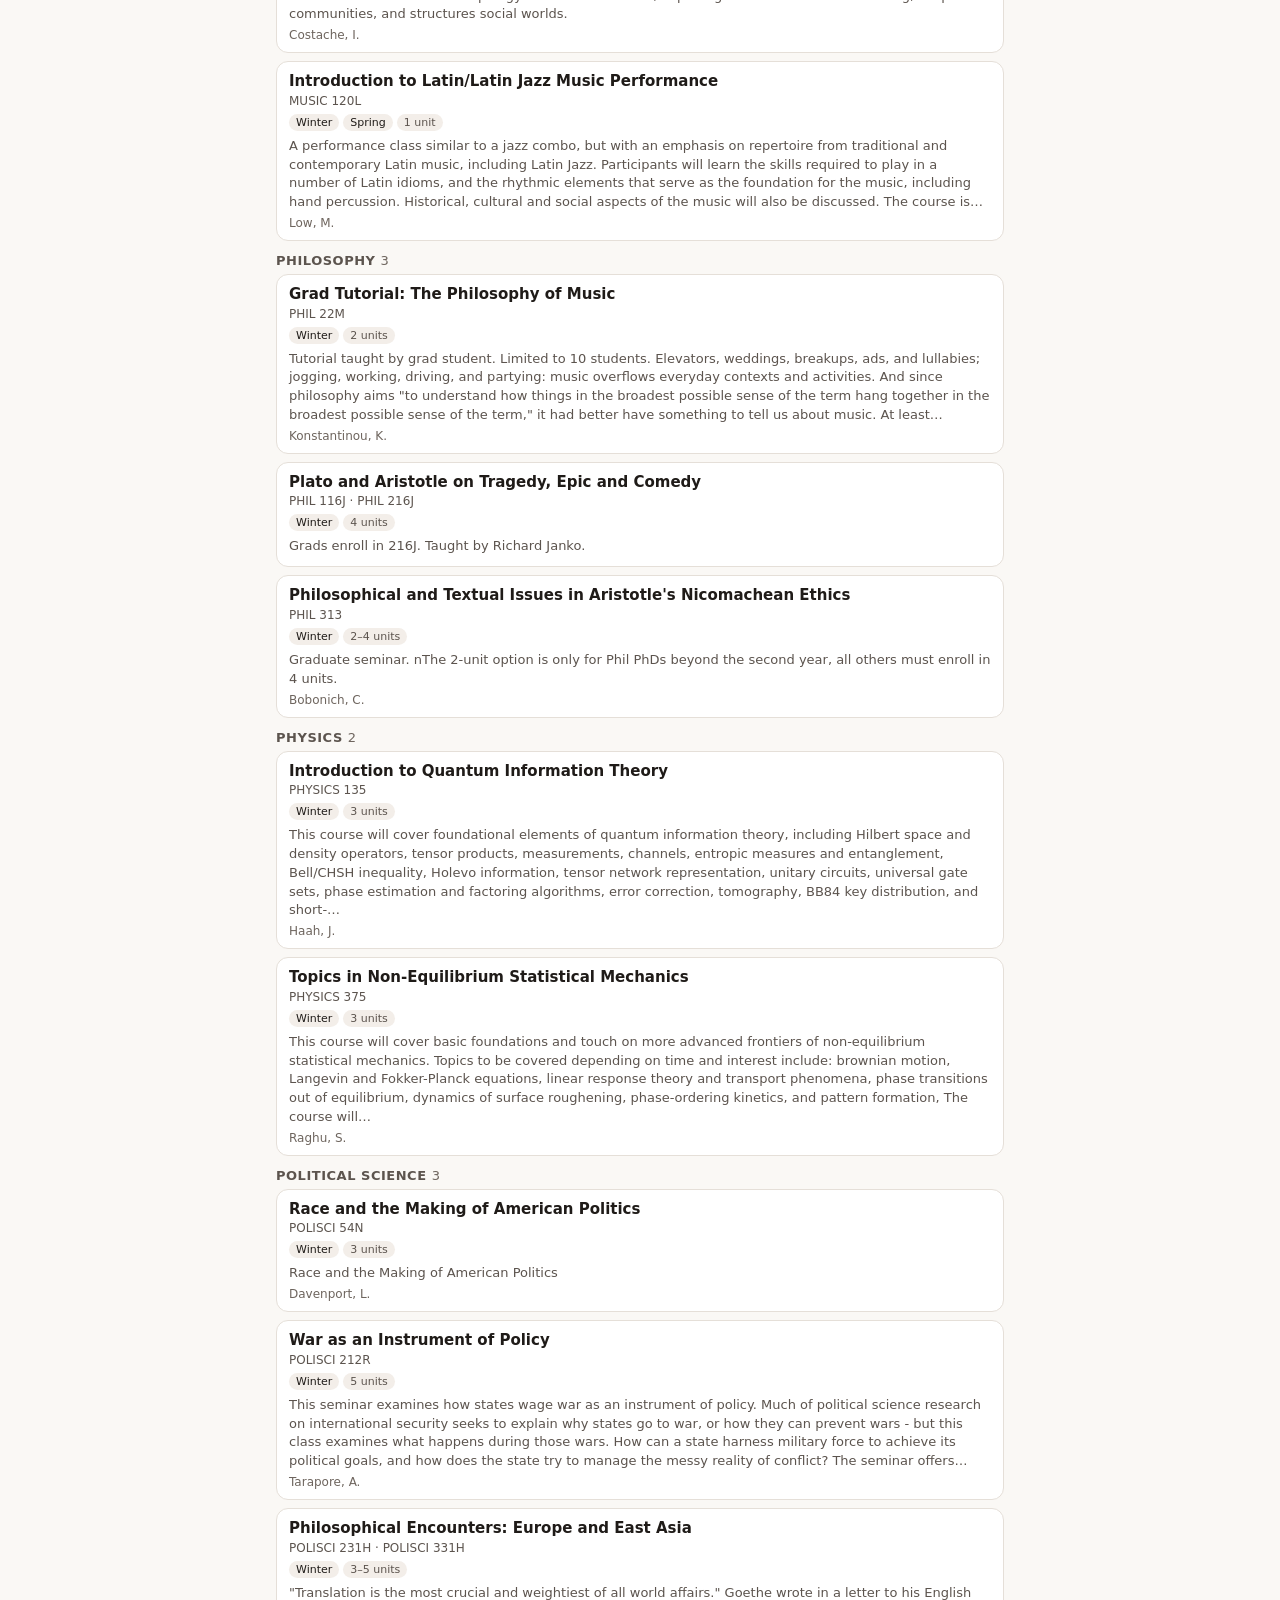
<file: courses/new/index.html>
<!doctype html>
<html lang="en">
<head>
<meta charset="utf-8">
<meta name="viewport" content="width=device-width,initial-scale=1">
<title>New at Stanford · courses never taught before</title>
<link rel="icon" href="data:image/svg+xml,%3Csvg xmlns='http://www.w3.org/2000/svg' viewBox='0 0 32 32'%3E%3Crect width='32' height='32' rx='6' fill='%238c1515'/%3E%3Cpath d='M16 6l2.6 6.6 7 .4-5.4 4.5 1.8 6.9L16 20.6l-6 3.8 1.8-6.9L6.4 13l7-.4z' fill='%23fff'/%3E%3C/svg%3E">
<meta name="theme-color" content="#8c1515">
<meta name="description" content="Every course in this year's Stanford bulletin that no bulletin since 2009 has listed, under any number or title, by school and quarter.">
<meta property="og:type" content="website">
<meta property="og:url" content="https://matmat202.github.io/daily-ngrams/courses/new/">
<meta property="og:title" content="New at Stanford">
<meta property="og:description" content="The courses in this year's bulletin that Stanford has never taught before.">
<style>
:root{color-scheme:light;--ground:#faf8f5;--card:#fff;--ink:#1f1b18;--ink-2:#5c544e;--ink-3:#6e655e;
  --line:#e5dfd8;--accent:#8c1515;--chip:#f3eee9;
  --f-ui:system-ui,-apple-system,"Segoe UI",sans-serif}
@media (prefers-color-scheme:dark){:root{color-scheme:dark;--ground:#161311;--card:#211c19;--ink:#efe9e3;
  --ink-2:#b2a89f;--ink-3:#a1968c;--line:#352e29;--accent:#e36a63;--chip:#2b2420}}
*{box-sizing:border-box}
body{margin:0;background:var(--ground);color:var(--ink);font-family:var(--f-ui);font-size:15px}
main{max-width:760px;margin:0 auto;padding:16px}
h1{font-size:24px;margin:4px 0 2px}h1 .red{color:var(--accent)}
.sub{color:var(--ink-2);font-size:13px;margin:0 0 14px;line-height:1.45}
a{color:var(--accent)}
.nav{font-size:13px;margin:0 0 6px}
input,select,button{font:inherit}
input:focus-visible,select:focus-visible,button:focus-visible,a:focus-visible,summary:focus-visible{outline:3px solid var(--accent);outline-offset:2px}
.search{display:flex;margin:0 0 10px}
.search input{flex:1;min-width:0;padding:10px 12px;border:1px solid var(--line);border-radius:10px;background:var(--card);color:var(--ink)}
.quarters{display:flex;flex-wrap:wrap;gap:6px;margin:0 0 10px;padding:0;list-style:none}
.quarters button{font-size:13px;padding:6px 12px;border:1px solid var(--line);border-radius:999px;background:var(--card);color:var(--ink-2);cursor:pointer}
.quarters button:hover{border-color:var(--accent);color:var(--ink)}
.quarters button[aria-pressed="true"]{border-color:var(--accent);color:var(--accent);font-weight:600}
.row{display:flex;gap:8px 14px;flex-wrap:wrap;align-items:center;margin:0 0 12px;font-size:13px;color:var(--ink-2)}
.row select{font-size:13px;padding:6px 8px;border:1px solid var(--line);border-radius:8px;background:var(--card);color:var(--ink);max-width:100%}
.row label.ck{display:flex;gap:6px;align-items:center;cursor:pointer}
.status{font-size:13px;color:var(--ink-2);margin:0 2px 10px;min-height:1.2em}
.status.err{color:var(--accent)}
h2{font-size:17px;margin:18px 0 6px}
h2 .n,h3 .n{color:var(--ink-3);font-weight:400;font-size:13px}
h3{font-size:13px;margin:12px 0 6px;color:var(--ink-2);text-transform:uppercase;letter-spacing:.04em}
ul.list{list-style:none;margin:0;padding:0;display:grid;gap:8px}
.course{background:var(--card);border:1px solid var(--line);border-radius:12px;padding:10px 12px}
.course .t{font-weight:600;line-height:1.3}
.course .t a{color:var(--ink);text-decoration:none}
.course .t a:hover{color:var(--accent);text-decoration:underline}
.course .codes{font-size:12px;color:var(--ink-2);margin-top:2px;font-variant-numeric:tabular-nums}
.course .meta{display:flex;flex-wrap:wrap;gap:4px;margin-top:6px}
.chip{font-size:11px;padding:2px 7px;border-radius:999px;background:var(--chip);color:var(--ink-2)}
.chip.q{color:var(--ink)}
.course p{margin:6px 0 0;font-size:13px;line-height:1.45;color:var(--ink-2)}
.course .who{font-size:12px;color:var(--ink-3);margin-top:4px}
.note{font-size:12px;color:var(--ink-2);line-height:1.5;margin:16px 2px 0}
footer{font-size:12px;color:var(--ink-2);line-height:1.5;margin:18px 2px 8px}
/* iOS Safari zooms the page into any field under 16px when it is tapped (input-zoom) */
input,select,textarea{font-size:16px!important}
</style>
</head>
<body>
<main>
  <p class="nav"><a href="../">← Course Ngrams</a> · <a href="../../">Stanford Daily Ngrams</a> · <a href="../../theses/">Thesis Ngrams</a></p>
  <h1>New at <span class="red">Stanford</span></h1>
  <p class="sub" id="sub">The courses in the <span id="yl"></span> bulletin that no bulletin since 2009 has listed, under any
    number or any title.</p>

  <div class="search" role="search">
    <label for="q" style="position:absolute;left:-9999px">Search the new courses</label>
    <input id="q" type="search" autocomplete="off" spellcheck="false" placeholder="Search: AI, Africa, PHIL, Winter seminar…">
  </div>
  <ul class="quarters" id="quarters" aria-label="Quarter"></ul>
  <div class="row">
    <label for="school">School</label><select id="school"><option value="">every school</option></select>
    <label class="ck"><input type="checkbox" id="ways"> fulfils a Ways requirement</label>
  </div>
  <p class="status" id="status" role="status" aria-live="polite">Loading the list…</p>
  <div id="out"></div>

  <p class="note" id="note">A course is listed when none of its numbers appears in any earlier bulletin, its title appears
    under no number in any earlier bulletin (a renumbered course keeps its title), it is not a new cross-listing of an old
    course, its description is not a near-copy of an earlier course’s in the same subject (a retitled course keeps its
    text), and its title is not a sequel of an earlier one there (“Research Practicum IV” after “II”). Of <span id="titles"></span>
    distinct titles in this bulletin, <span id="n"></span> pass. Earlier years: <span id="hist"></span>. Bulletins gain courses
    during the year, so this year’s count is still growing. A rotating-topics seminar under a new title counts as new.</p>

  <footer>Data: <a href="https://explorecourses.stanford.edu/">ExploreCourses</a>, the Registrar’s course bulletin, every
    department in every academic year since 2009–10, fetched <span id="built"></span>. Each title links to its ExploreCourses
    entry, which has times, rooms and the current enrollment. Built by Claude for
    <a href="https://matmat202.github.io/">matmat202</a>. Not affiliated with Stanford.</footer>
</main>
<link rel="modulepreload" href="new-logic.js">
<link rel="preload" href="data/new.json" as="fetch" crossorigin>
<script type="module" src="new.js"></script>
</body>
</html>
</file>
<file: story/style.css>
:root { --paper: #f7f6f4; --ink: #1d1a18; --mute: #5f5953; --red: #b3261e; --far: #8a857e; --land: #e4e1da; }
* { box-sizing: border-box; }
html { background: var(--paper); color: var(--ink); }
body { margin: 0; font: 18px/1.55 system-ui, -apple-system, 'Segoe UI', sans-serif; }
/* The plot box: the SVG fills it; % labels hang left of it, slide labels below it. */
#plot { position: fixed; z-index: 0; pointer-events: none; left: 42vw; right: 3vw; top: 10vh; bottom: 16vh; }
#chart { position: absolute; inset: 0; width: 100%; height: 100%; overflow: visible; }

#chart g { transition: opacity .6s; }
#chart line.grid { stroke: #dcd8d1; stroke-width: 1; }
#chart text { font: 12px/1 ui-monospace, Menlo, monospace; }
#chart .tick { fill: var(--mute); }
#chart .end { text-anchor: end; } #chart .mid { text-anchor: middle; }
#chart .lab { fill: var(--ink); font-weight: 700; paint-order: stroke; stroke: var(--paper); stroke-width: 4px; stroke-linejoin: round; }
main { position: relative; z-index: 3; width: 34vw; margin-left: 3vw; }
.step { min-height: 100vh; display: flex; align-items: center; }
.step > div { background: rgba(247,246,244,.94); padding: 1.1em 1.3em; border-top: 3px solid var(--ink); }
h1 { font: 700 clamp(34px, 4.6vw, 64px)/1.02 system-ui, sans-serif; margin: 0 0 .3em; letter-spacing: -.01em; }
h2 { font: 700 26px/1.15 system-ui, sans-serif; margin: 0 0 .4em; }
.kicker { font: 12px/1 ui-monospace, Menlo, monospace; letter-spacing: .14em; text-transform: uppercase; color: var(--red); margin: 0 0 1em; }
p { margin: 0 0 .8em; }
p:last-child { margin-bottom: 0; }
b[data-fact] { color: var(--red); font-variant-numeric: tabular-nums; }
.w { font-style: italic; font-weight: 700; }
.small { font-size: 14px; color: var(--mute); }
a { color: var(--red); }
#err { display: none; }
body.failed #err { display: block; position: fixed; z-index: 9; left: 44vw; top: 40vh; color: var(--red); }
@media (max-width: 760px) {
  body { font-size: 16px; }
  #plot { left: 11vw; right: 4vw; top: 4vh; bottom: 66vh; }
  main { width: auto; margin: 0 4vw; }
  .step { align-items: flex-start; padding-top: 42vh; padding-bottom: 6vh; min-height: 100vh; }
  #chart text { font-size: 10px; }
}
#chart .cat { fill: var(--mute); font-weight: 700; }
#chart line.axisline { stroke: var(--mute); }
#chart rect.bar { fill: var(--far); opacity: .7; }
#chart rect.hit { fill: var(--red); opacity: .85; }
#chart polyline.ln { fill: none; stroke-width: 2.5; }
#chart polyline.sfo { stroke: var(--far); }
#chart polyline.oak { stroke: var(--red); }
#chart circle.dot { stroke: var(--paper); stroke-width: 1; }
#chart circle.sfo { fill: var(--far); }
#chart circle.oak { fill: var(--red); }
#chart circle.flip { fill: var(--ink); }
#chart text.red { fill: var(--red); }
#chart rect.low { fill: var(--ink); opacity: .85; }
#chart rect.band { fill: var(--land); opacity: .8; }
#chart rect.par { fill: var(--ink); opacity: .55; }
#chart polyline.wm { stroke: var(--far); }
#chart polyline.sh { stroke: var(--red); }
#chart polyline.hh { stroke: var(--ink); }
#chart text.lab { text-anchor: start; }
#chart text.lab.sh { fill: var(--red); }
#chart text.lab.wm { fill: var(--mute); }
</file>
